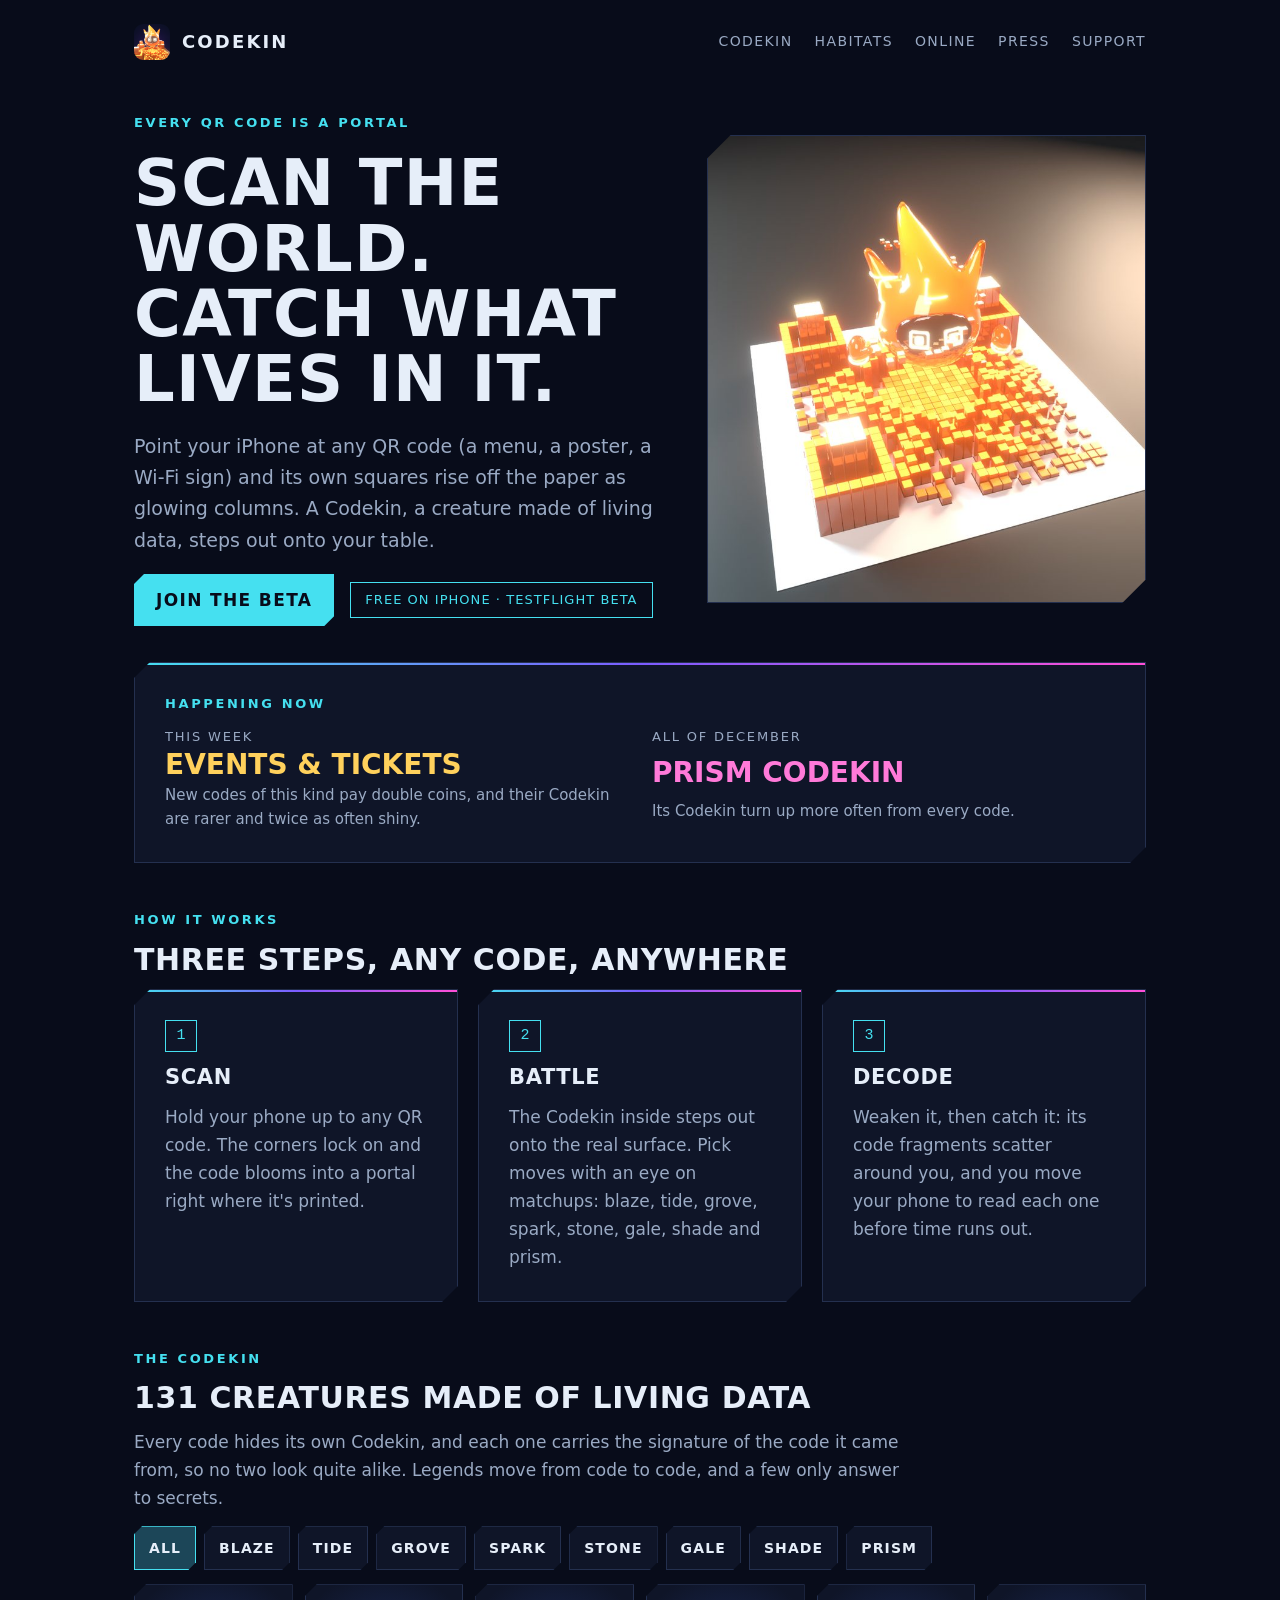
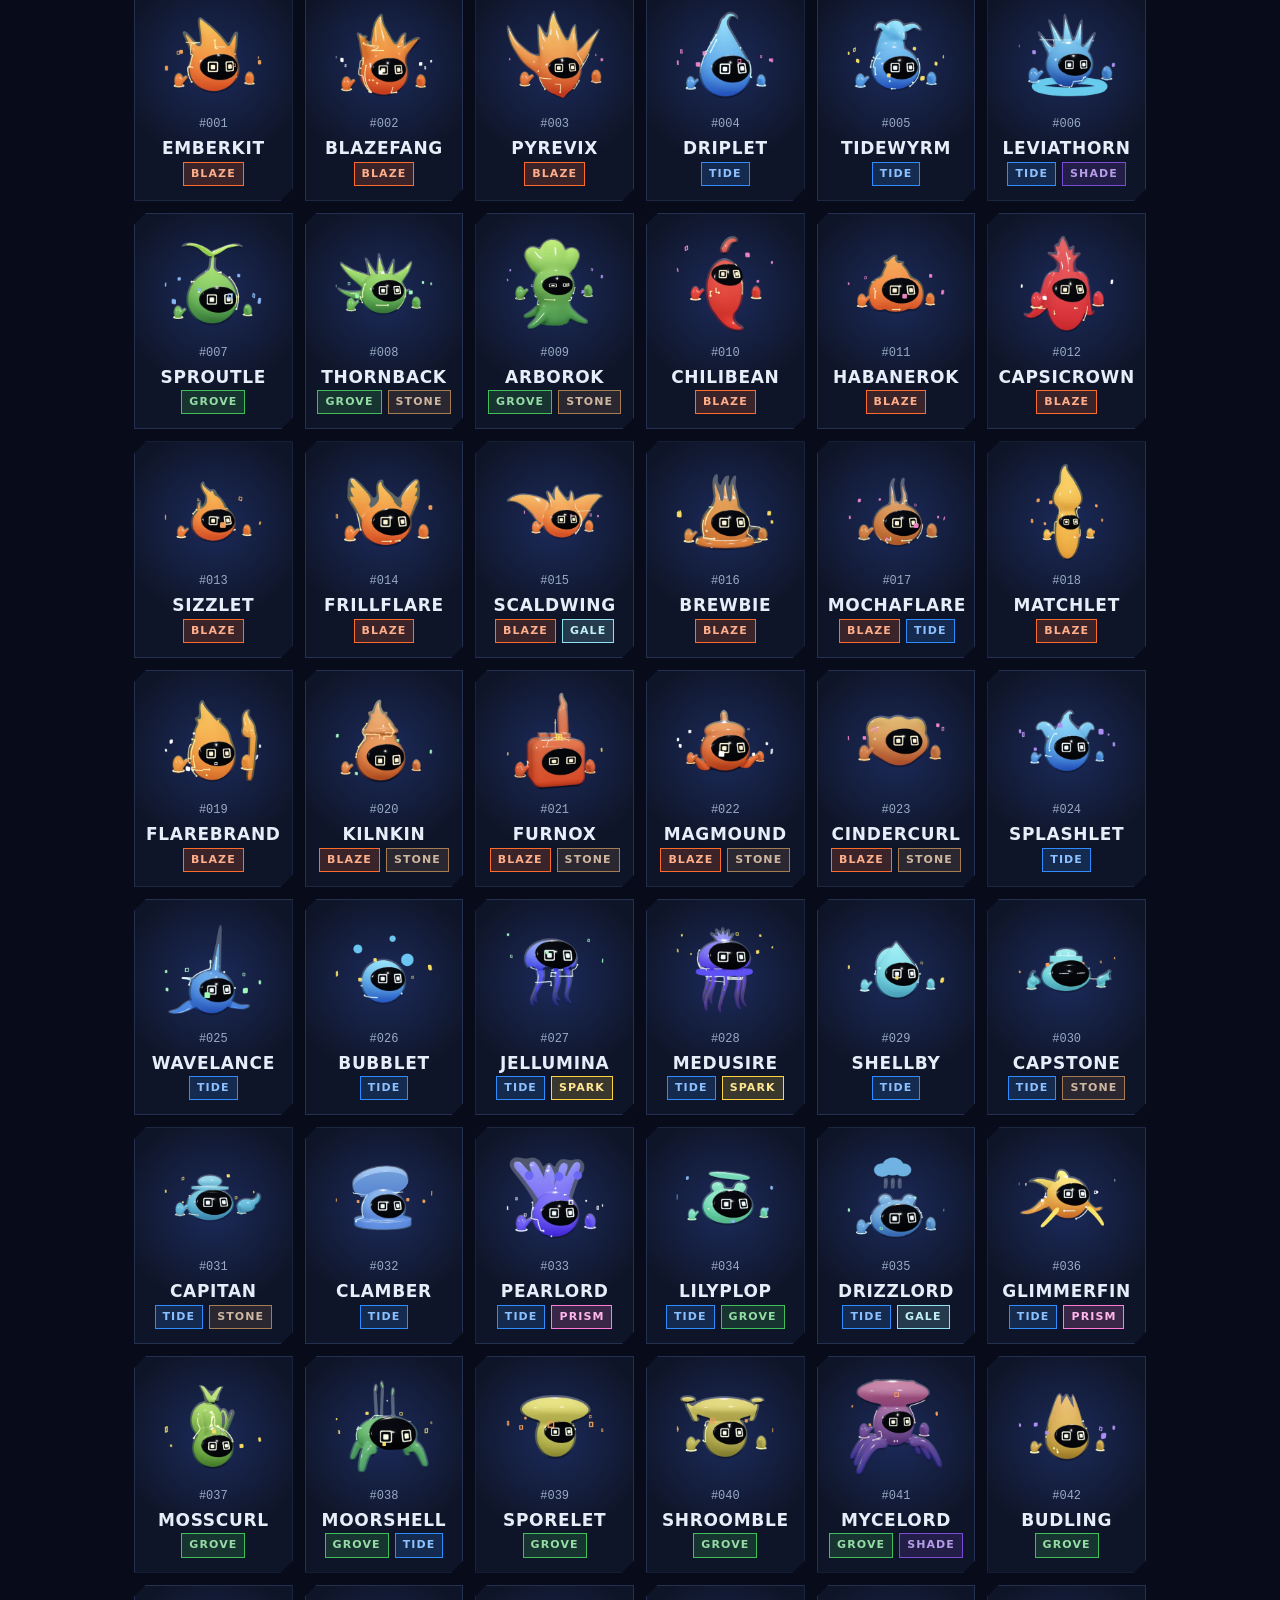
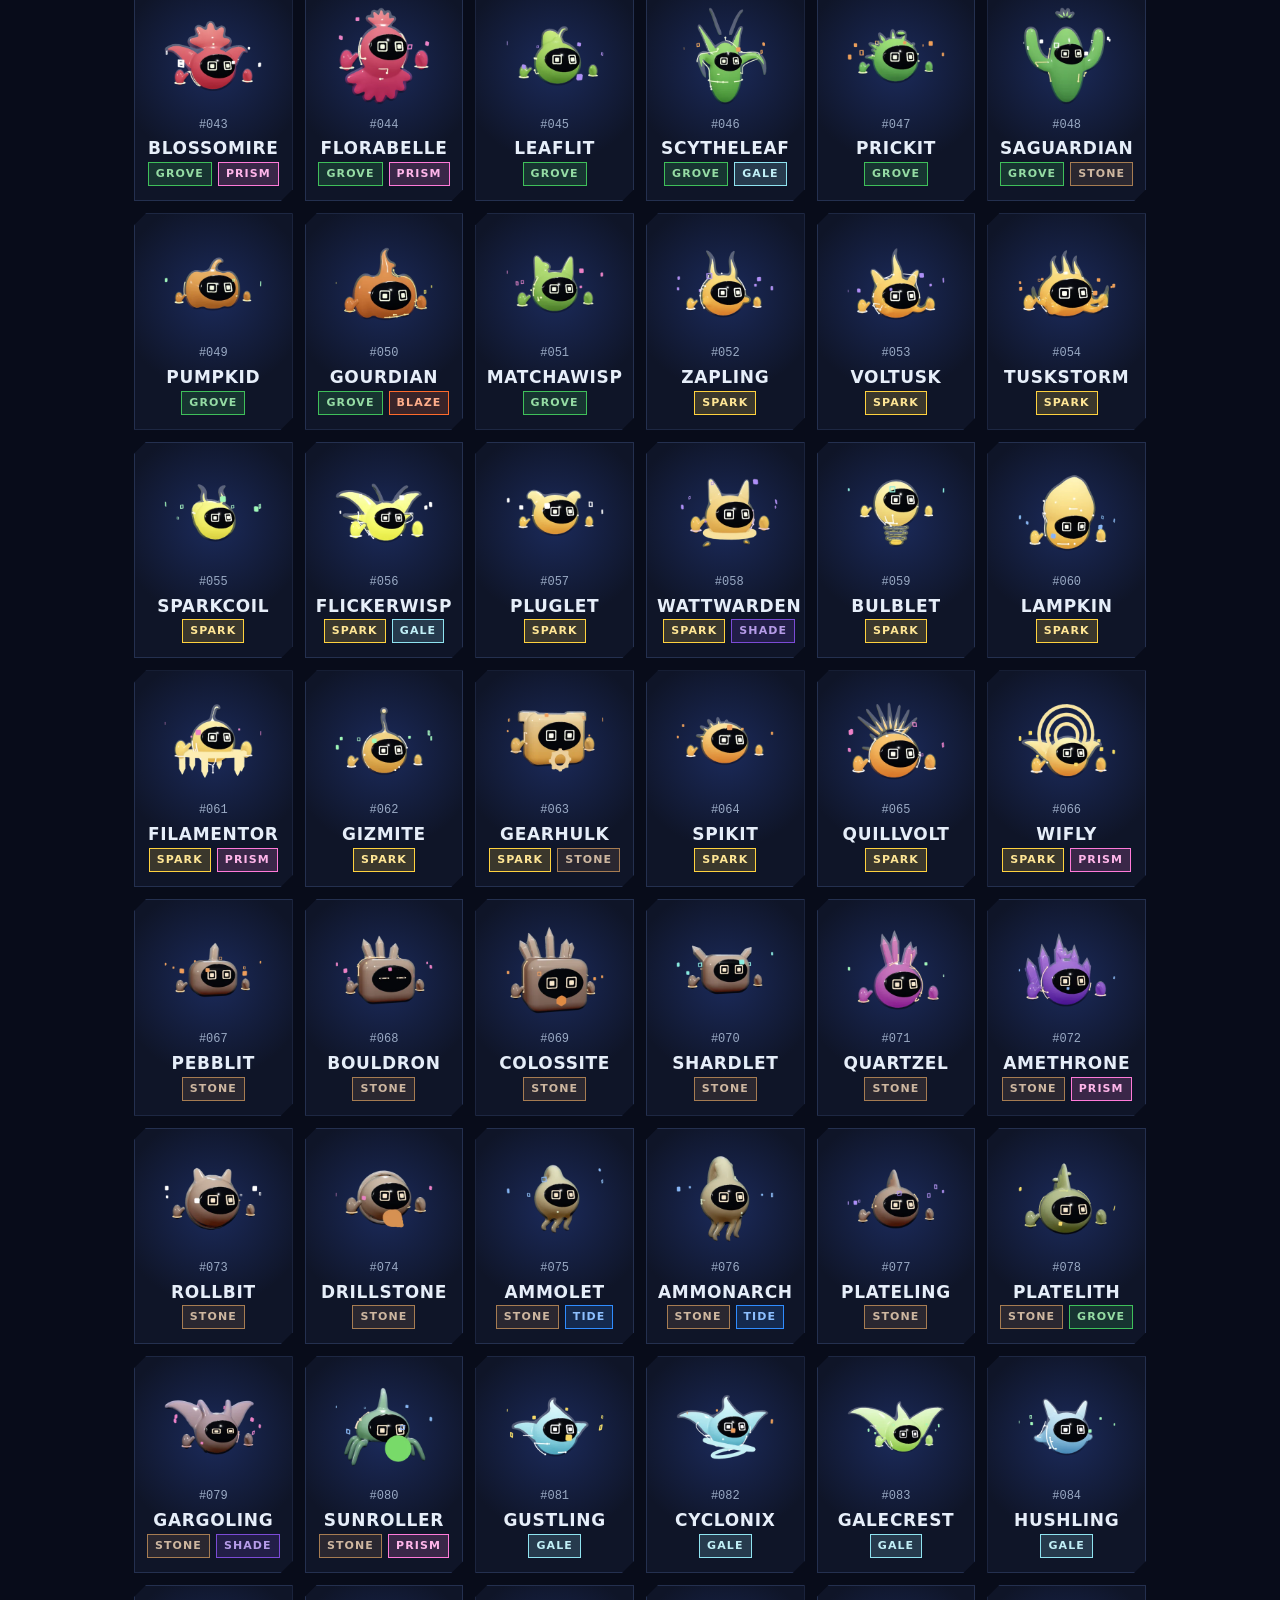
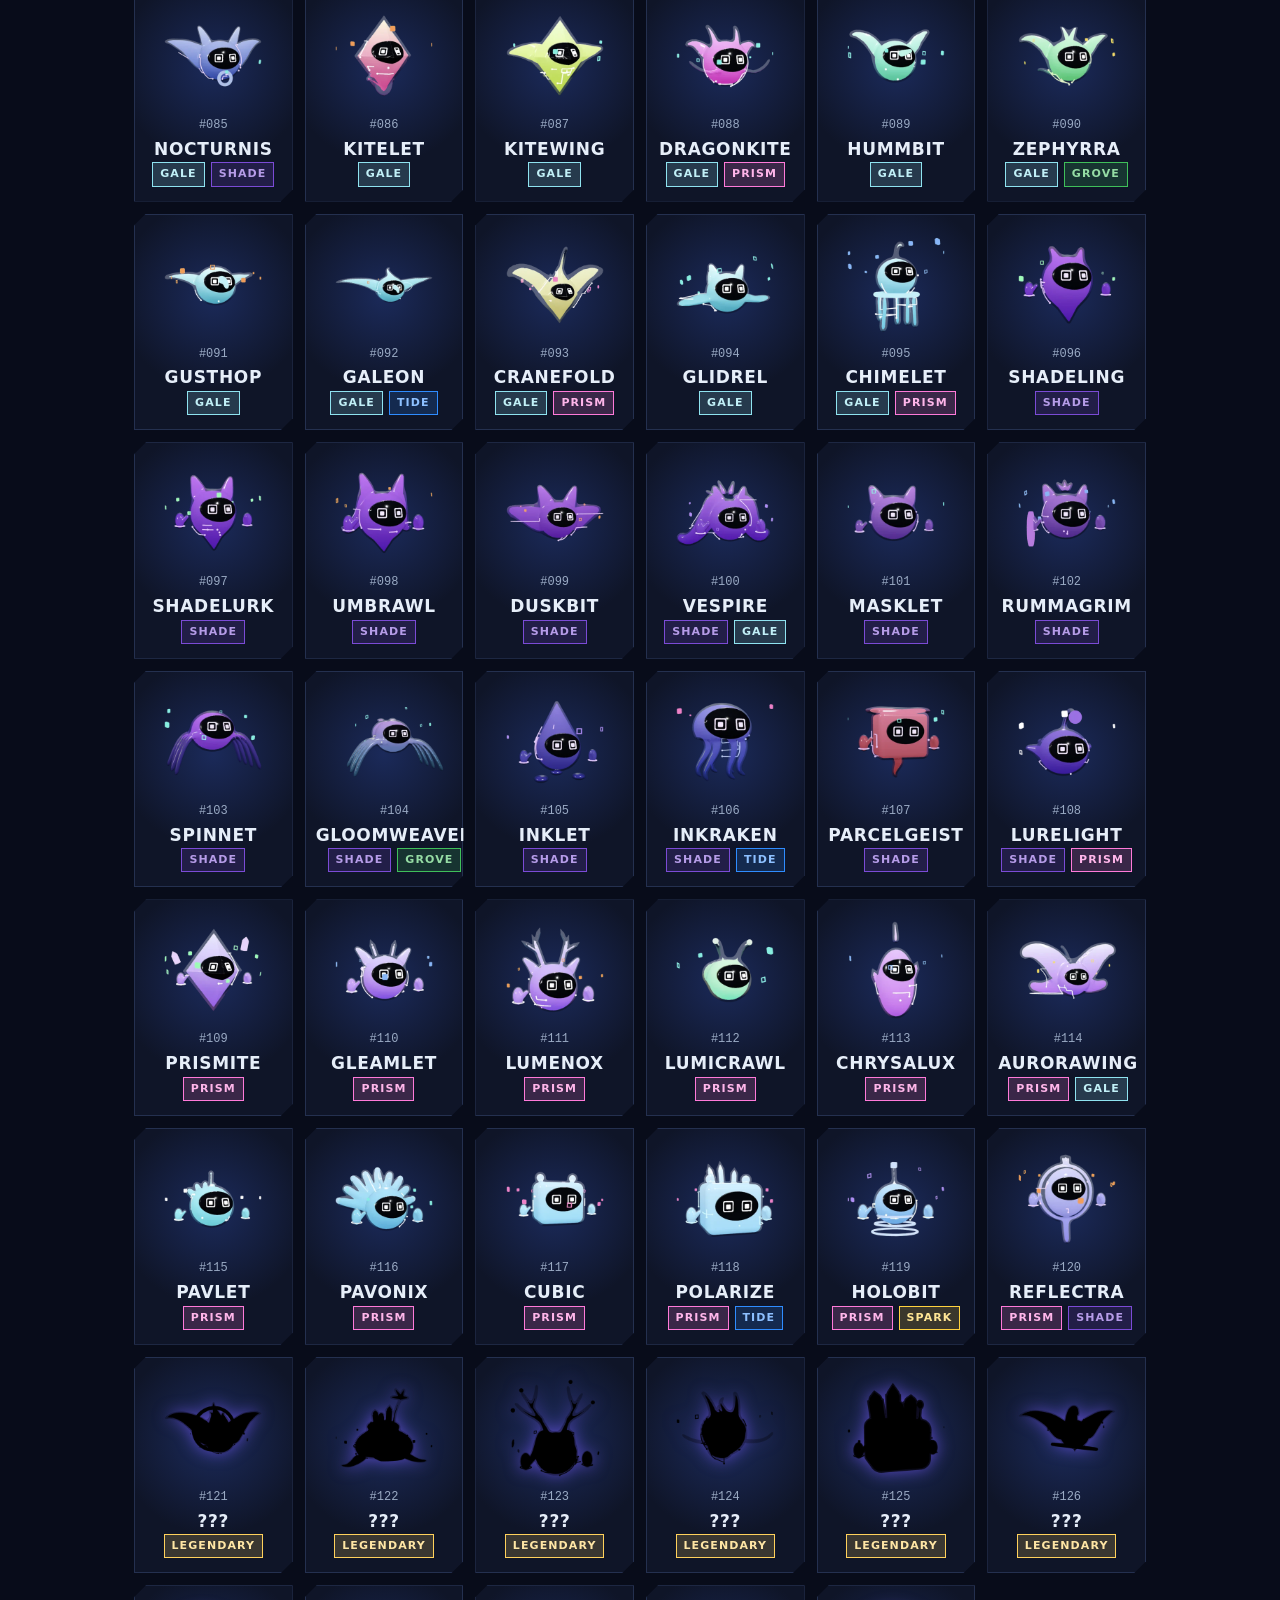
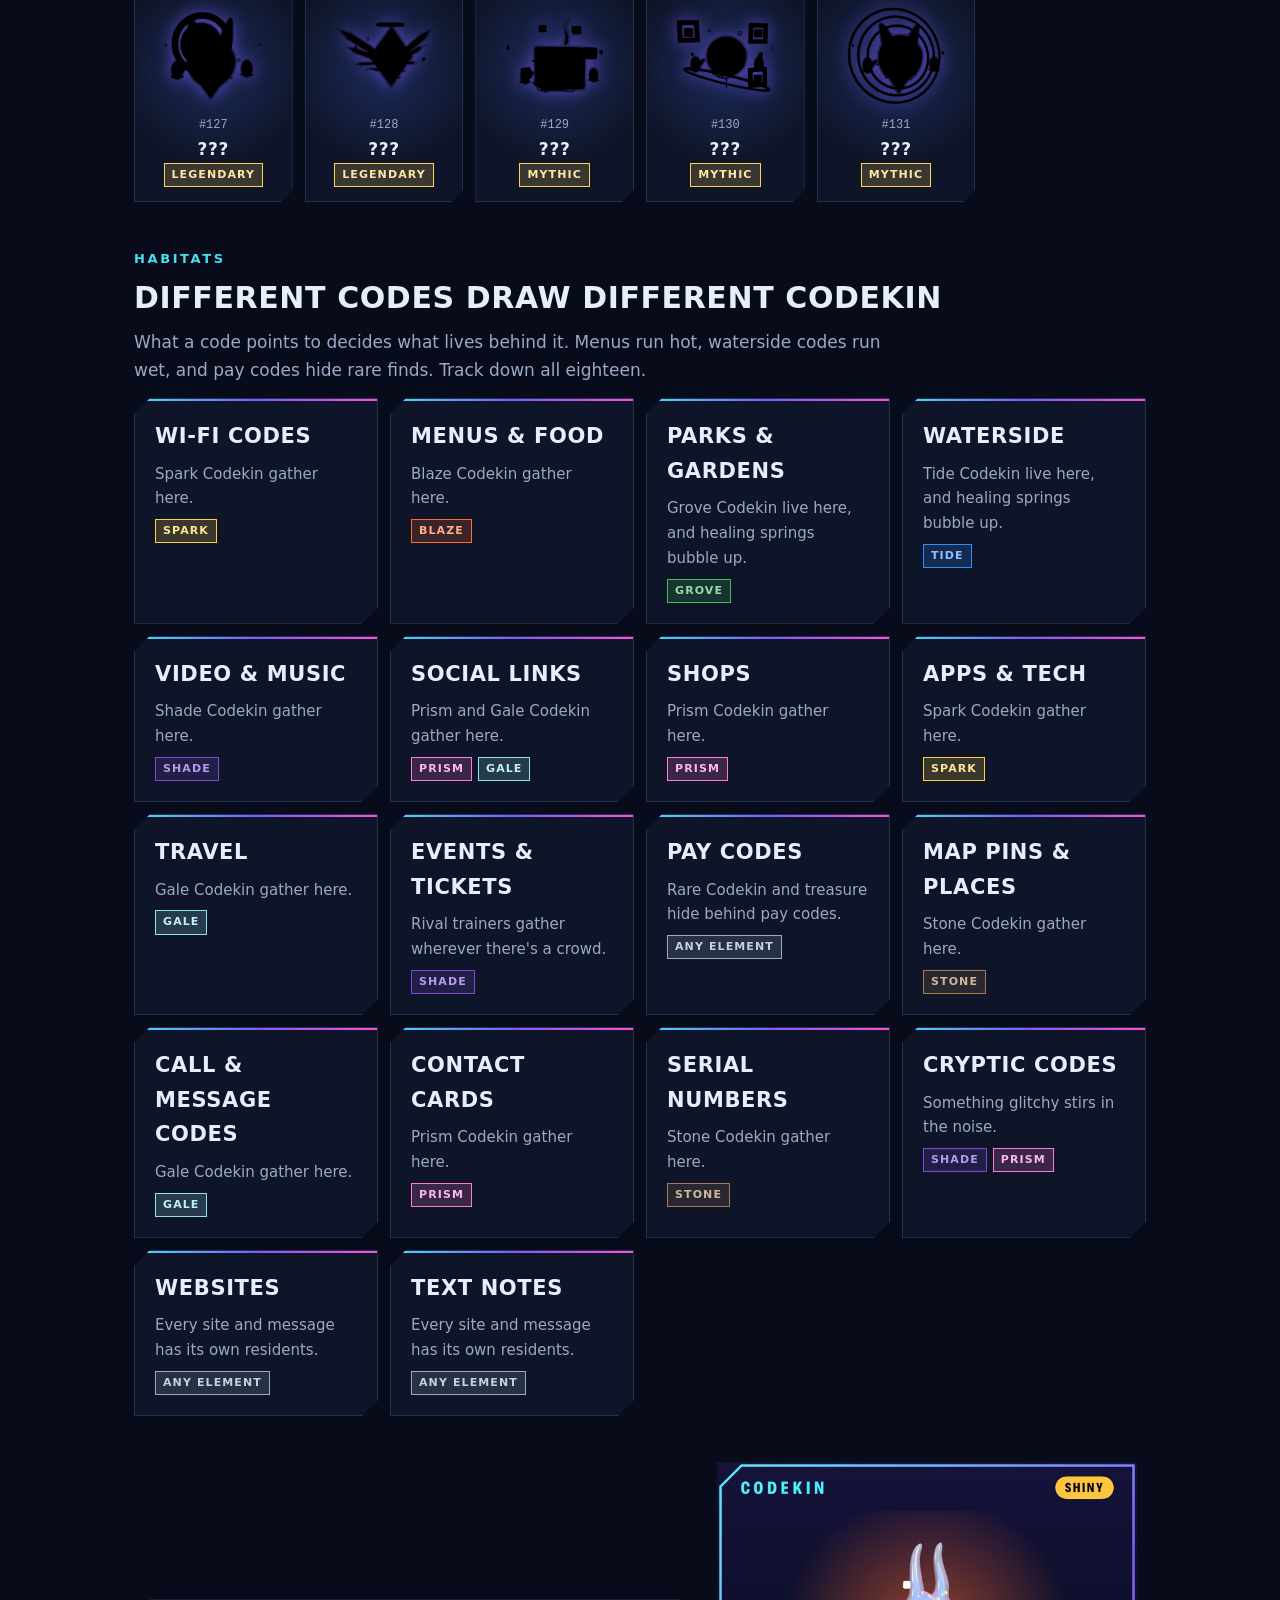
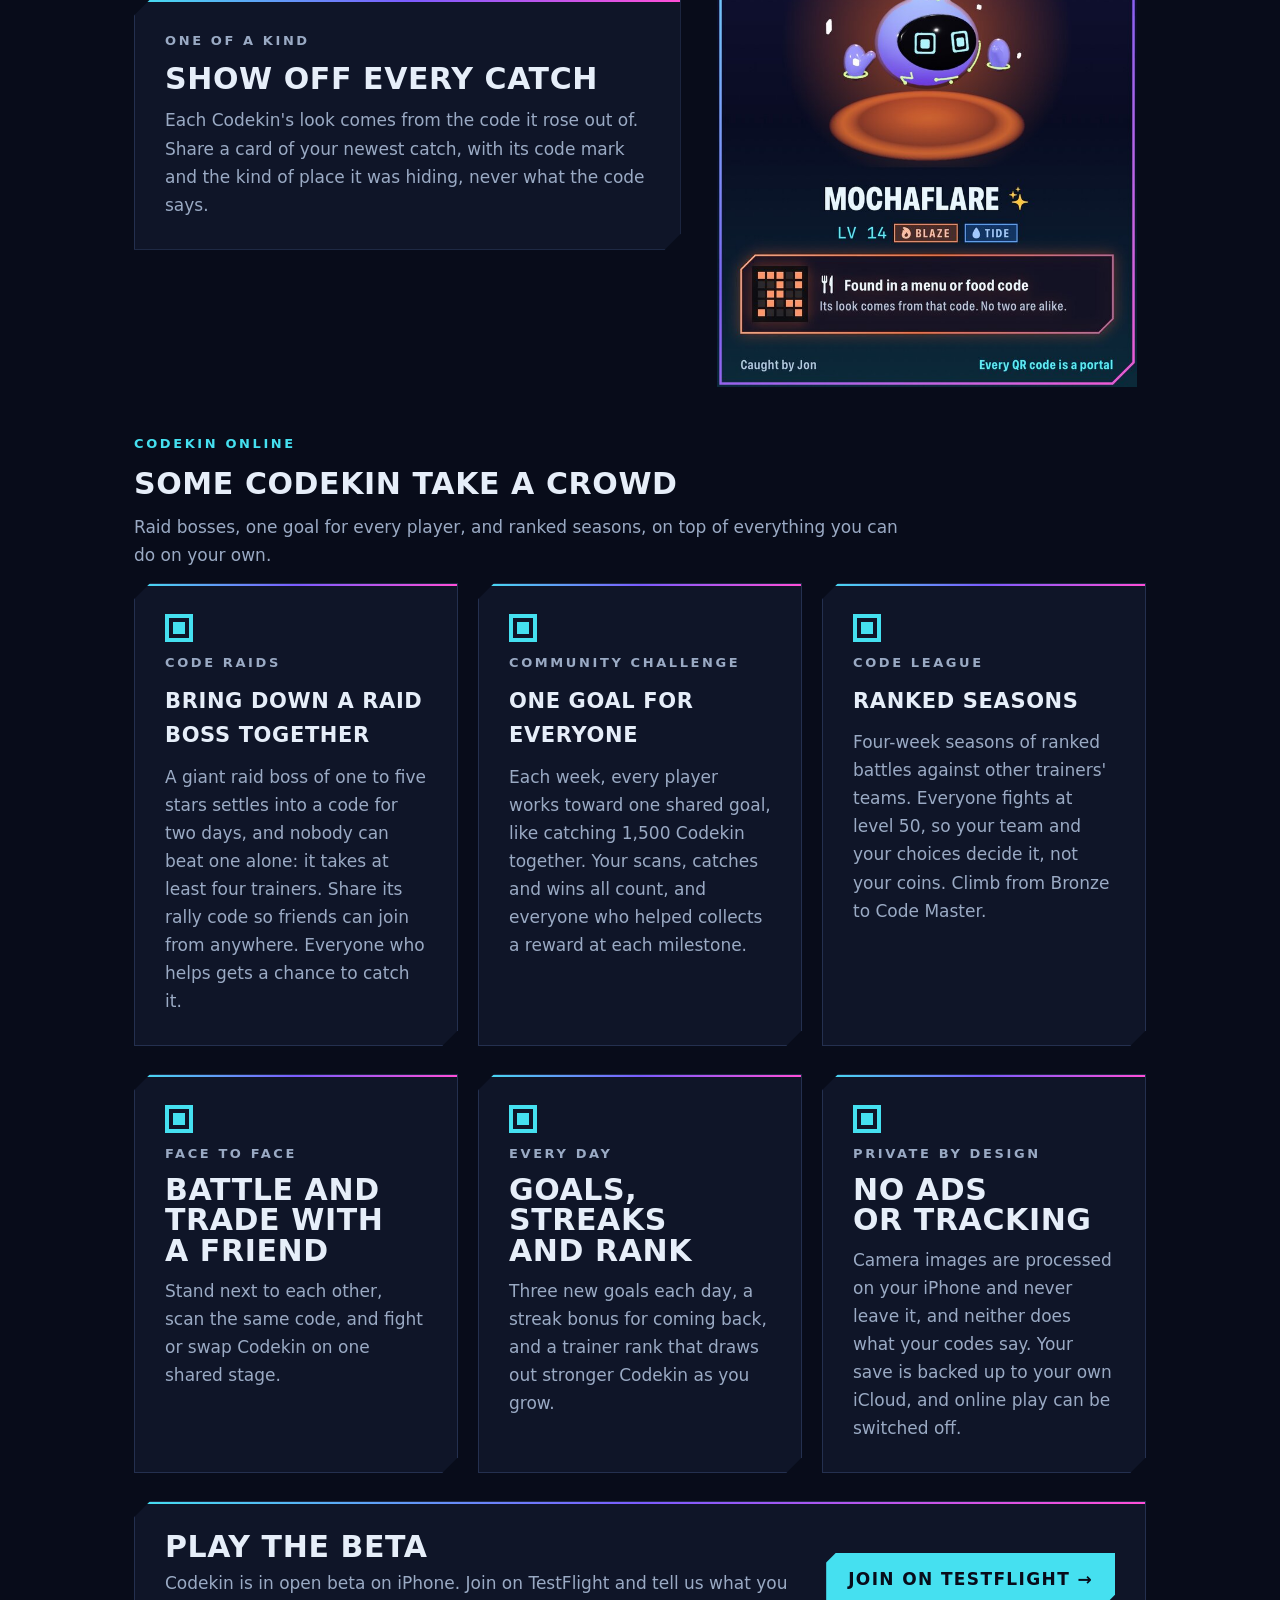
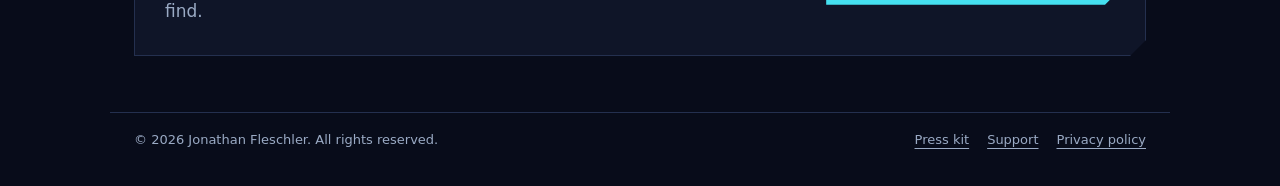
<file: index.html>
<!doctype html>
<html lang="en">
<head>
<meta charset="utf-8">
<meta name="viewport" content="width=device-width, initial-scale=1">
<title>Codekin · Every QR code is a portal</title>
<meta name="description" content="An augmented reality creature battler for iPhone. Scan any QR code, watch it bloom into a portal, then battle and catch the Codekin that lives inside, and team up online to take down raid bosses.">
<meta name="theme-color" content="#080c1a">
<meta property="og:type" content="website">
<meta property="og:site_name" content="Codekin">
<meta property="og:title" content="Codekin · Every QR code is a portal">
<meta property="og:description" content="Scan any QR code. Battle the creature that lives inside. Catch it. An AR creature battler for iPhone.">
<meta property="og:image" content="https://playcodekin.com/assets/og.jpg">
<meta property="og:image:width" content="1200">
<meta property="og:image:height" content="630">
<meta property="og:url" content="https://playcodekin.com/">
<meta name="twitter:card" content="summary_large_image">
<link rel="icon" href="./assets/icon.png">
<link rel="apple-touch-icon" href="./assets/icon.png">
<link rel="stylesheet" href="./style.css">
<script src="./assets/site.js" defer></script>
</head>
<body>
<nav aria-label="Main navigation">
  <a class="brand" href="./"><img src="./assets/icon.png" alt="" width="36" height="36"><span>Codekin</span></a>
  <div class="links"><a href="#codekin">Codekin</a><a href="#habitats">Habitats</a><a href="#online">Online</a><a href="./press/">Press</a><a href="./support/">Support</a></div>
</nav>
<main>
  <section class="hero">
    <div>
      <p class="eyebrow">Every QR code is a portal</p>
      <h1>Scan the world. Catch what lives in it.</h1>
      <p class="lede">Point your iPhone at any QR code (a menu, a poster, a Wi-Fi sign) and its own squares rise off the paper as glowing columns. A Codekin, a creature made of living data, steps out onto your table.</p>
      <div class="actions">
        <a class="button" href="https://testflight.apple.com/join/FkPMTj8T">Join the beta</a>
        <span class="badge">Free on iPhone · TestFlight beta</span>
      </div>
    </div>
    <img src="./assets/hero.jpg" alt="A flame Codekin standing on a QR code whose squares have risen into glowing orange columns" width="720" height="768">
  </section>

  <section class="panel events" aria-labelledby="events-title" hidden>
    <p class="eyebrow" id="events-title">Happening now</p>
    <div class="event-row">
      <div class="event"><span class="event-label">This week</span><strong id="event-week"></strong><span id="event-week-detail"></span></div>
      <div class="event"><span class="event-label" id="event-month-label">This month</span><strong id="event-month"></strong><span>Its Codekin turn up more often from every code.</span></div>
    </div>
  </section>

  <section aria-labelledby="how-title" class="section">
    <p class="eyebrow">How it works</p>
    <h2 id="how-title">Three steps, any code, anywhere</h2>
    <ol class="steps">
      <li class="panel"><span class="step">1</span><h3>Scan</h3><p>Hold your phone up to any QR code. The corners lock on and the code blooms into a portal right where it's printed.</p></li>
      <li class="panel"><span class="step">2</span><h3>Battle</h3><p>The Codekin inside steps out onto the real surface. Pick moves with an eye on matchups: blaze, tide, grove, spark, stone, gale, shade and prism.</p></li>
      <li class="panel"><span class="step">3</span><h3>Decode</h3><p>Weaken it, then catch it: its code fragments scatter around you, and you move your phone to read each one before time runs out.</p></li>
    </ol>
  </section>

  <section id="codekin" aria-labelledby="codekin-title" class="section">
    <p class="eyebrow">The Codekin</p>
    <h2 id="codekin-title"><span id="codekin-count">131</span> creatures made of living data</h2>
    <p class="section-lede">Every code hides its own Codekin, and each one carries the signature of the code it came from, so no two look quite alike. Legends move from code to code, and a few only answer to secrets.</p>
    <div class="filters" role="group" aria-label="Filter by element" id="filters"></div>
    <ul class="gallery" id="gallery" aria-live="polite"></ul>
    <noscript><p class="section-lede">Turn on JavaScript to browse every Codekin.</p></noscript>
  </section>

  <section id="habitats" aria-labelledby="habitats-title" class="section">
    <p class="eyebrow">Habitats</p>
    <h2 id="habitats-title">Different codes draw different Codekin</h2>
    <p class="section-lede">What a code points to decides what lives behind it. Menus run hot, waterside codes run wet, and pay codes hide rare finds. Track down all eighteen.</p>
    <ul class="habitats" id="habitat-list"></ul>
  </section>

  <section class="split section">
    <div class="panel">
      <p class="eyebrow">One of a kind</p>
      <h2>Show off every catch</h2>
      <p>Each Codekin's look comes from the code it rose out of. Share a card of your newest catch, with its code mark and the kind of place it was hiding, never what the code says.</p>
    </div>
    <img src="./assets/share-card.jpg" alt="A share card of a shiny Mochaflare, level 14, found in a menu or food code" width="720" height="900" loading="lazy">
  </section>

  <section id="online" aria-labelledby="online-title" class="section">
    <p class="eyebrow">Codekin online</p>
    <h2 id="online-title">Some Codekin take a crowd</h2>
    <p class="section-lede">Raid bosses, one goal for every player, and ranked seasons, on top of everything you can do on your own.</p>
    <div class="cards">
      <section class="panel">
        <span class="finder" aria-hidden="true"></span>
        <p class="eyebrow">Code raids</p>
        <h3>Bring down a raid boss together</h3>
        <p>A giant raid boss of one to five stars settles into a code for two days, and nobody can beat one alone: it takes at least four trainers. Share its rally code so friends can join from anywhere. Everyone who helps gets a chance to catch it.</p>
      </section>
      <section class="panel">
        <span class="finder" aria-hidden="true"></span>
        <p class="eyebrow">Community challenge</p>
        <h3>One goal for everyone</h3>
        <p>Each week, every player works toward one shared goal, like catching 1,500 Codekin together. Your scans, catches and wins all count, and everyone who helped collects a reward at each milestone.</p>
      </section>
      <section class="panel">
        <span class="finder" aria-hidden="true"></span>
        <p class="eyebrow">Code League</p>
        <h3>Ranked seasons</h3>
        <p>Four-week seasons of ranked battles against other trainers' teams. Everyone fights at level 50, so your team and your choices decide it, not your coins. Climb from Bronze to Code Master.</p>
      </section>
    </div>
  </section>

  <div class="cards">
    <section class="panel">
      <span class="finder" aria-hidden="true"></span>
      <p class="eyebrow">Face to face</p>
      <h2>Battle and trade with a friend</h2>
      <p>Stand next to each other, scan the same code, and fight or swap Codekin on one shared stage.</p>
    </section>
    <section class="panel">
      <span class="finder" aria-hidden="true"></span>
      <p class="eyebrow">Every day</p>
      <h2>Goals, streaks and rank</h2>
      <p>Three new goals each day, a streak bonus for coming back, and a trainer rank that draws out stronger Codekin as you grow.</p>
    </section>
    <section class="panel">
      <span class="finder" aria-hidden="true"></span>
      <p class="eyebrow">Private by design</p>
      <h2>No ads or tracking</h2>
      <p>Camera images are processed on your iPhone and never leave it, and neither does what your codes say. Your save is backed up to your own iCloud, and online play can be switched off.</p>
    </section>
  </div>

  <section class="panel help">
    <div>
      <h2>Play the beta</h2>
      <p>Codekin is in open beta on iPhone. Join on TestFlight and tell us what you find.</p>
    </div>
    <a class="button" href="https://testflight.apple.com/join/FkPMTj8T">Join on TestFlight →</a>
  </section>
</main>

<dialog id="codekin-detail" aria-labelledby="detail-name">
  <form method="dialog"><button class="close" aria-label="Close">×</button></form>
  <img id="detail-image" alt="" width="320" height="320">
  <p class="eyebrow" id="detail-number"></p>
  <h2 id="detail-name"></h2>
  <div class="chips" id="detail-elements"></div>
  <p id="detail-flavor"></p>
  <p id="detail-evolution" class="muted"></p>
  <div id="detail-more"></div>
</dialog>

<footer>
  <span>© 2026 Jonathan Fleschler. All rights reserved.</span>
  <span><a href="./press/">Press kit</a><a href="./support/">Support</a><a href="./privacy/">Privacy policy</a></span>
</footer>
</body>
</html>
</file>
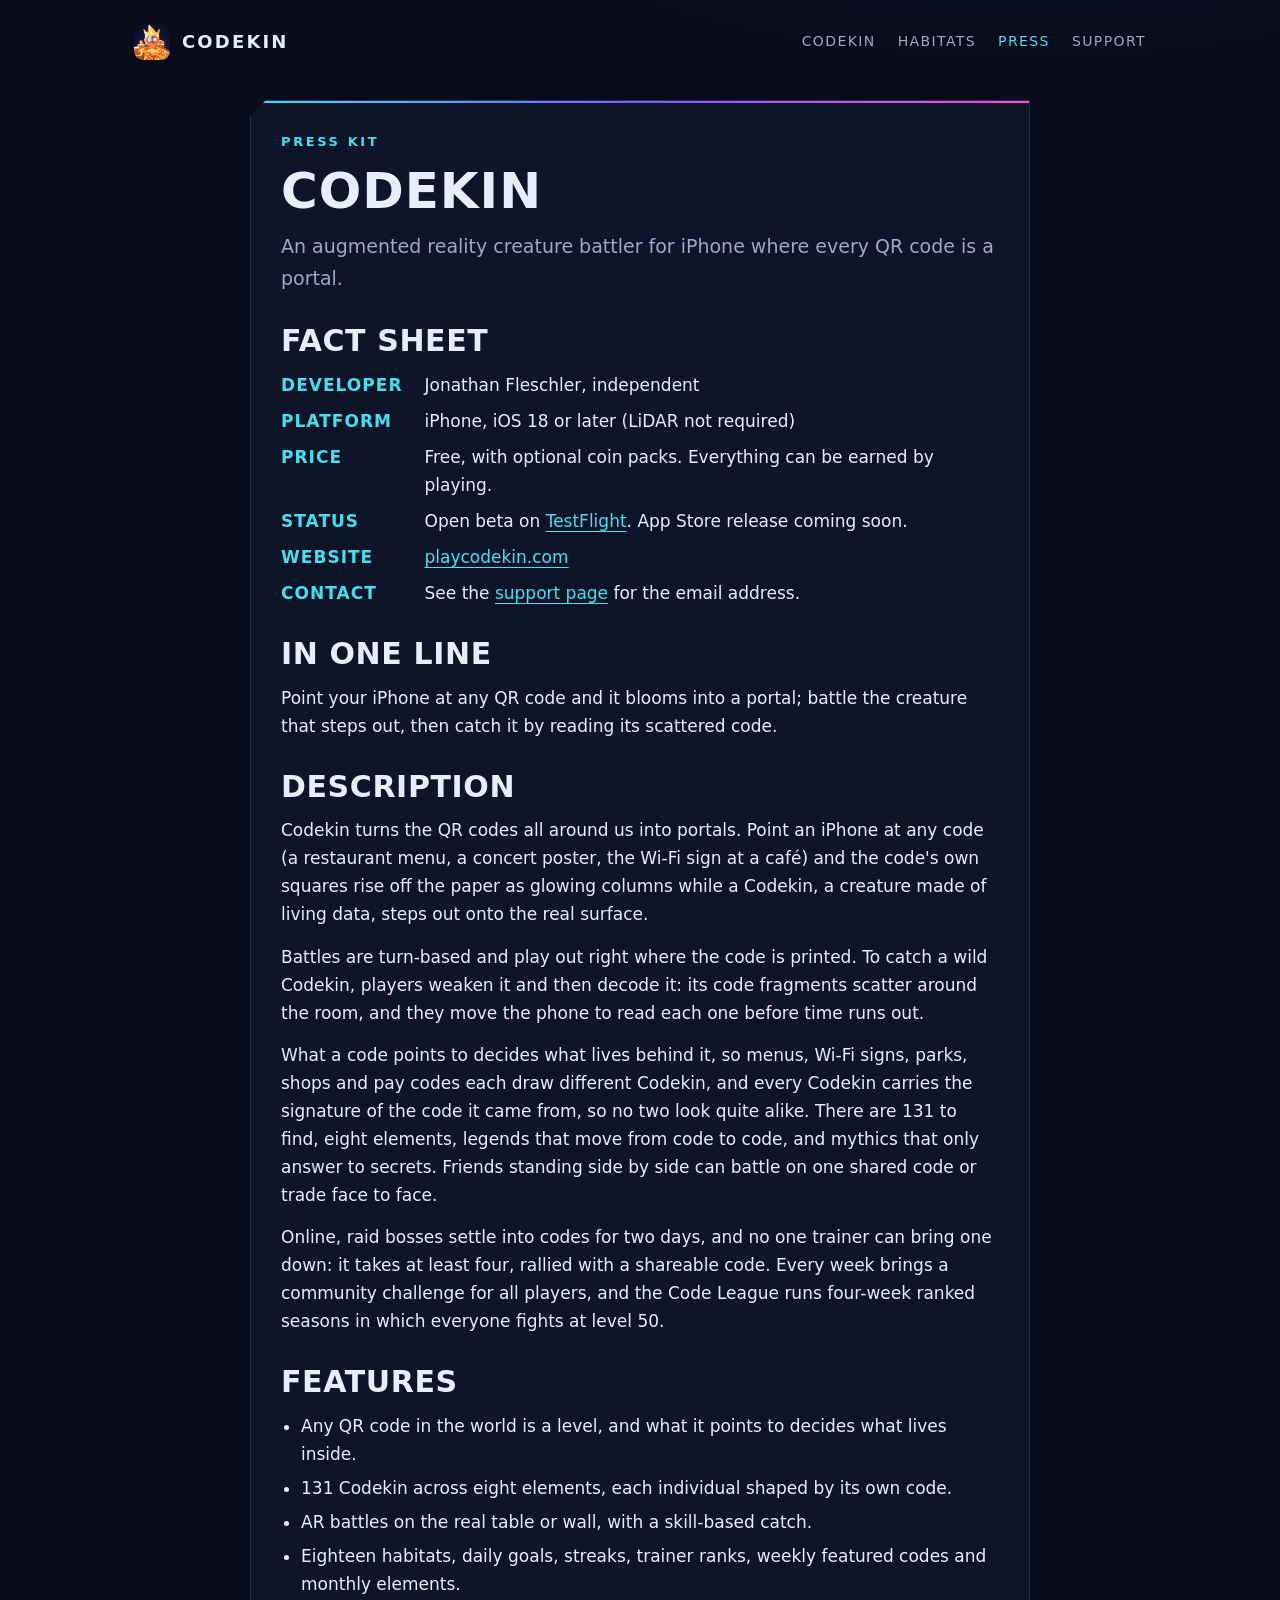
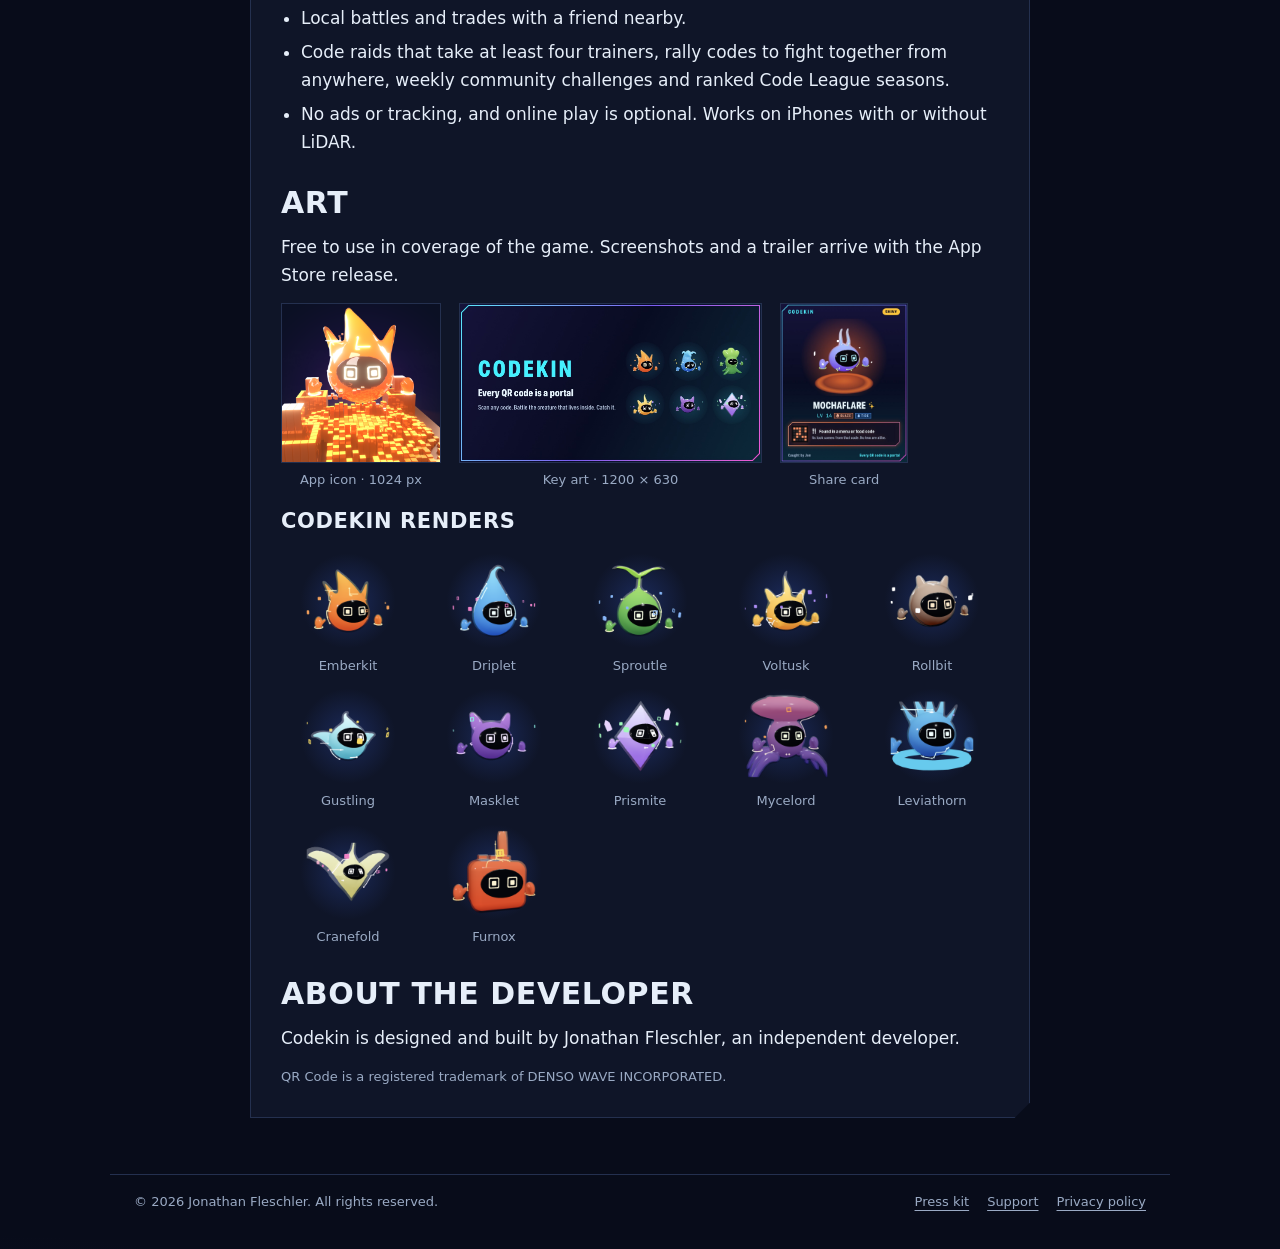
<file: press/index.html>
<!doctype html>
<html lang="en">
<head>
<meta charset="utf-8">
<meta name="viewport" content="width=device-width, initial-scale=1">
<title>Codekin Press Kit</title>
<meta name="description" content="Facts, descriptions, art and contact details for writing about Codekin, the AR creature battler where every QR code is a portal.">
<meta name="theme-color" content="#080c1a">
<meta property="og:title" content="Codekin Press Kit">
<meta property="og:description" content="Facts, descriptions, art and contact details for writing about Codekin.">
<meta property="og:image" content="https://playcodekin.com/assets/og.jpg">
<meta name="twitter:card" content="summary_large_image">
<link rel="icon" href="../assets/icon.png">
<link rel="stylesheet" href="../style.css">
</head>
<body>
<nav aria-label="Main navigation">
  <a class="brand" href="../"><img src="../assets/icon.png" alt="" width="36" height="36"><span>Codekin</span></a>
  <div class="links"><a href="../#codekin">Codekin</a><a href="../#habitats">Habitats</a><a href="../press/" aria-current="page">Press</a><a href="../support/">Support</a></div>
</nav>
<main>
  <article class="panel document press">
    <p class="eyebrow">Press kit</p>
    <h1>Codekin</h1>
    <p class="lede">An augmented reality creature battler for iPhone where every QR code is a portal.</p>

    <h2>Fact sheet</h2>
    <dl class="facts">
      <dt>Developer</dt><dd>Jonathan Fleschler, independent</dd>
      <dt>Platform</dt><dd>iPhone, iOS 18 or later (LiDAR not required)</dd>
      <dt>Price</dt><dd>Free, with optional coin packs. Everything can be earned by playing.</dd>
      <dt>Status</dt><dd>Open beta on <a href="https://testflight.apple.com/join/FkPMTj8T">TestFlight</a>. App Store release coming soon.</dd>
      <dt>Website</dt><dd><a href="https://playcodekin.com/">playcodekin.com</a></dd>
      <dt>Contact</dt><dd>See the <a href="../support/">support page</a> for the email address.</dd>
    </dl>

    <h2>In one line</h2>
    <p>Point your iPhone at any QR code and it blooms into a portal; battle the creature that steps out, then catch it by reading its scattered code.</p>

    <h2>Description</h2>
    <p>Codekin turns the QR codes all around us into portals. Point an iPhone at any code (a restaurant menu, a concert poster, the Wi-Fi sign at a café) and the code's own squares rise off the paper as glowing columns while a Codekin, a creature made of living data, steps out onto the real surface.</p>
    <p>Battles are turn-based and play out right where the code is printed. To catch a wild Codekin, players weaken it and then decode it: its code fragments scatter around the room, and they move the phone to read each one before time runs out.</p>
    <p>What a code points to decides what lives behind it, so menus, Wi-Fi signs, parks, shops and pay codes each draw different Codekin, and every Codekin carries the signature of the code it came from, so no two look quite alike. There are 131 to find, eight elements, legends that move from code to code, and mythics that only answer to secrets. Friends standing side by side can battle on one shared code or trade face to face.</p>
    <p>Online, raid bosses settle into codes for two days, and no one trainer can bring one down: it takes at least four, rallied with a shareable code. Every week brings a community challenge for all players, and the Code League runs four-week ranked seasons in which everyone fights at level 50.</p>

    <h2>Features</h2>
    <ul class="features">
      <li>Any QR code in the world is a level, and what it points to decides what lives inside.</li>
      <li>131 Codekin across eight elements, each individual shaped by its own code.</li>
      <li>AR battles on the real table or wall, with a skill-based catch.</li>
      <li>Eighteen habitats, daily goals, streaks, trainer ranks, weekly featured codes and monthly elements.</li>
      <li>Local battles and trades with a friend nearby.</li>
      <li>Code raids that take at least four trainers, rally codes to fight together from anywhere, weekly community challenges and ranked Code League seasons.</li>
      <li>No ads or tracking, and online play is optional. Works on iPhones with or without LiDAR.</li>
    </ul>

    <h2>Art</h2>
    <p>Free to use in coverage of the game. Screenshots and a trailer arrive with the App Store release.</p>
    <div class="press-art">
      <a href="../assets/press/codekin-icon-1024.png" download><img src="../assets/press/codekin-icon-1024.png" alt="The Codekin app icon" width="160" height="160" loading="lazy"><span>App icon · 1024 px</span></a>
      <a href="../assets/og.jpg" download><img src="../assets/og.jpg" alt="Codekin key art: the name and six Codekin" width="300" height="158" loading="lazy"><span>Key art · 1200 × 630</span></a>
      <a href="../assets/share-card.jpg" download><img src="../assets/share-card.jpg" alt="An in-game share card of a shiny Mochaflare" width="160" height="200" loading="lazy"><span>Share card</span></a>
    </div>
    <h3>Codekin renders</h3>
    <ul class="press-renders">
      <li><a href="../assets/press/codekin/emberkit.png" download><img src="../assets/press/codekin/emberkit.png" alt="Emberkit" width="120" height="120" loading="lazy">Emberkit</a></li>
      <li><a href="../assets/press/codekin/driplet.png" download><img src="../assets/press/codekin/driplet.png" alt="Driplet" width="120" height="120" loading="lazy">Driplet</a></li>
      <li><a href="../assets/press/codekin/sproutle.png" download><img src="../assets/press/codekin/sproutle.png" alt="Sproutle" width="120" height="120" loading="lazy">Sproutle</a></li>
      <li><a href="../assets/press/codekin/voltusk.png" download><img src="../assets/press/codekin/voltusk.png" alt="Voltusk" width="120" height="120" loading="lazy">Voltusk</a></li>
      <li><a href="../assets/press/codekin/rollbit.png" download><img src="../assets/press/codekin/rollbit.png" alt="Rollbit" width="120" height="120" loading="lazy">Rollbit</a></li>
      <li><a href="../assets/press/codekin/gustling.png" download><img src="../assets/press/codekin/gustling.png" alt="Gustling" width="120" height="120" loading="lazy">Gustling</a></li>
      <li><a href="../assets/press/codekin/masklet.png" download><img src="../assets/press/codekin/masklet.png" alt="Masklet" width="120" height="120" loading="lazy">Masklet</a></li>
      <li><a href="../assets/press/codekin/prismite.png" download><img src="../assets/press/codekin/prismite.png" alt="Prismite" width="120" height="120" loading="lazy">Prismite</a></li>
      <li><a href="../assets/press/codekin/mycelord.png" download><img src="../assets/press/codekin/mycelord.png" alt="Mycelord" width="120" height="120" loading="lazy">Mycelord</a></li>
      <li><a href="../assets/press/codekin/leviathorn.png" download><img src="../assets/press/codekin/leviathorn.png" alt="Leviathorn" width="120" height="120" loading="lazy">Leviathorn</a></li>
      <li><a href="../assets/press/codekin/cranefold.png" download><img src="../assets/press/codekin/cranefold.png" alt="Cranefold" width="120" height="120" loading="lazy">Cranefold</a></li>
      <li><a href="../assets/press/codekin/furnox.png" download><img src="../assets/press/codekin/furnox.png" alt="Furnox" width="120" height="120" loading="lazy">Furnox</a></li>
    </ul>

    <h2>About the developer</h2>
    <p>Codekin is designed and built by Jonathan Fleschler, an independent developer.</p>
    <p class="muted small">QR Code is a registered trademark of DENSO WAVE INCORPORATED.</p>
  </article>
</main>
<footer>
  <span>© 2026 Jonathan Fleschler. All rights reserved.</span>
  <span><a href="../press/">Press kit</a><a href="../support/">Support</a><a href="../privacy/">Privacy policy</a></span>
</footer>
</body>
</html>
</file>
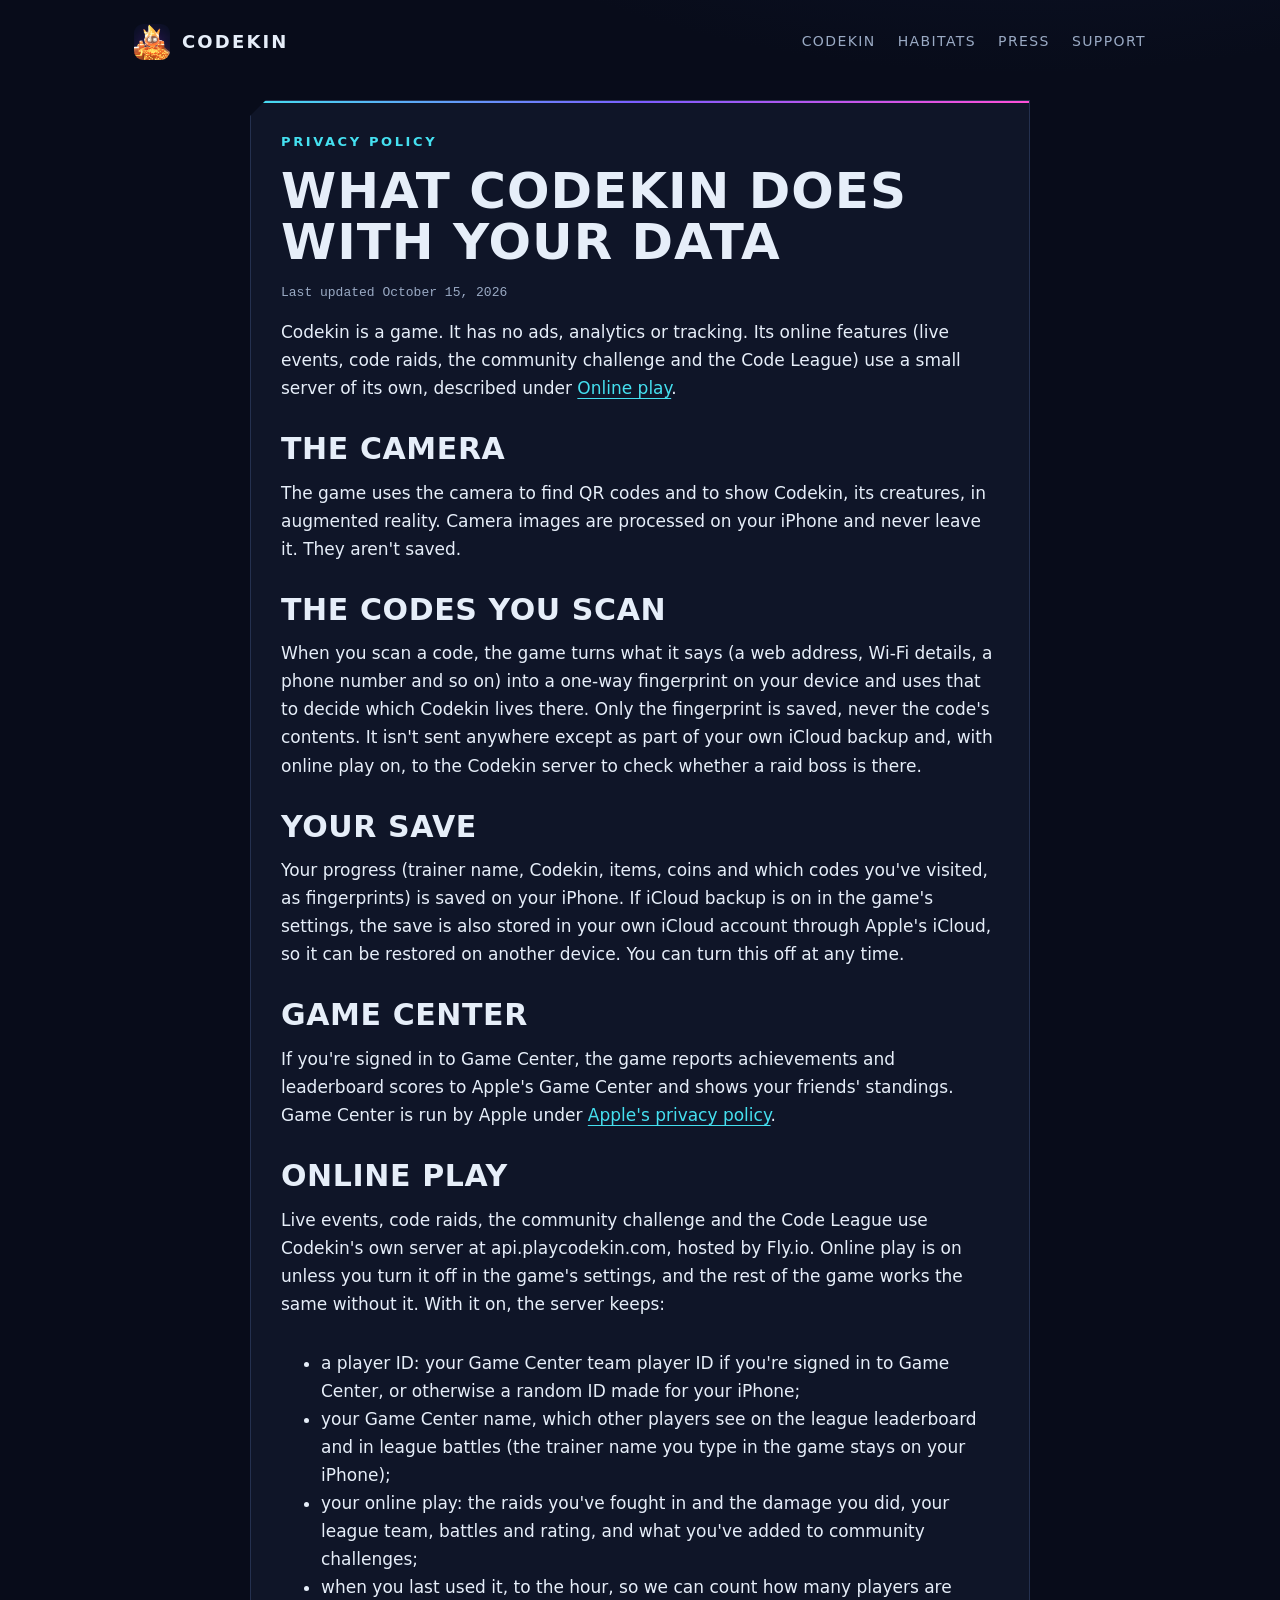
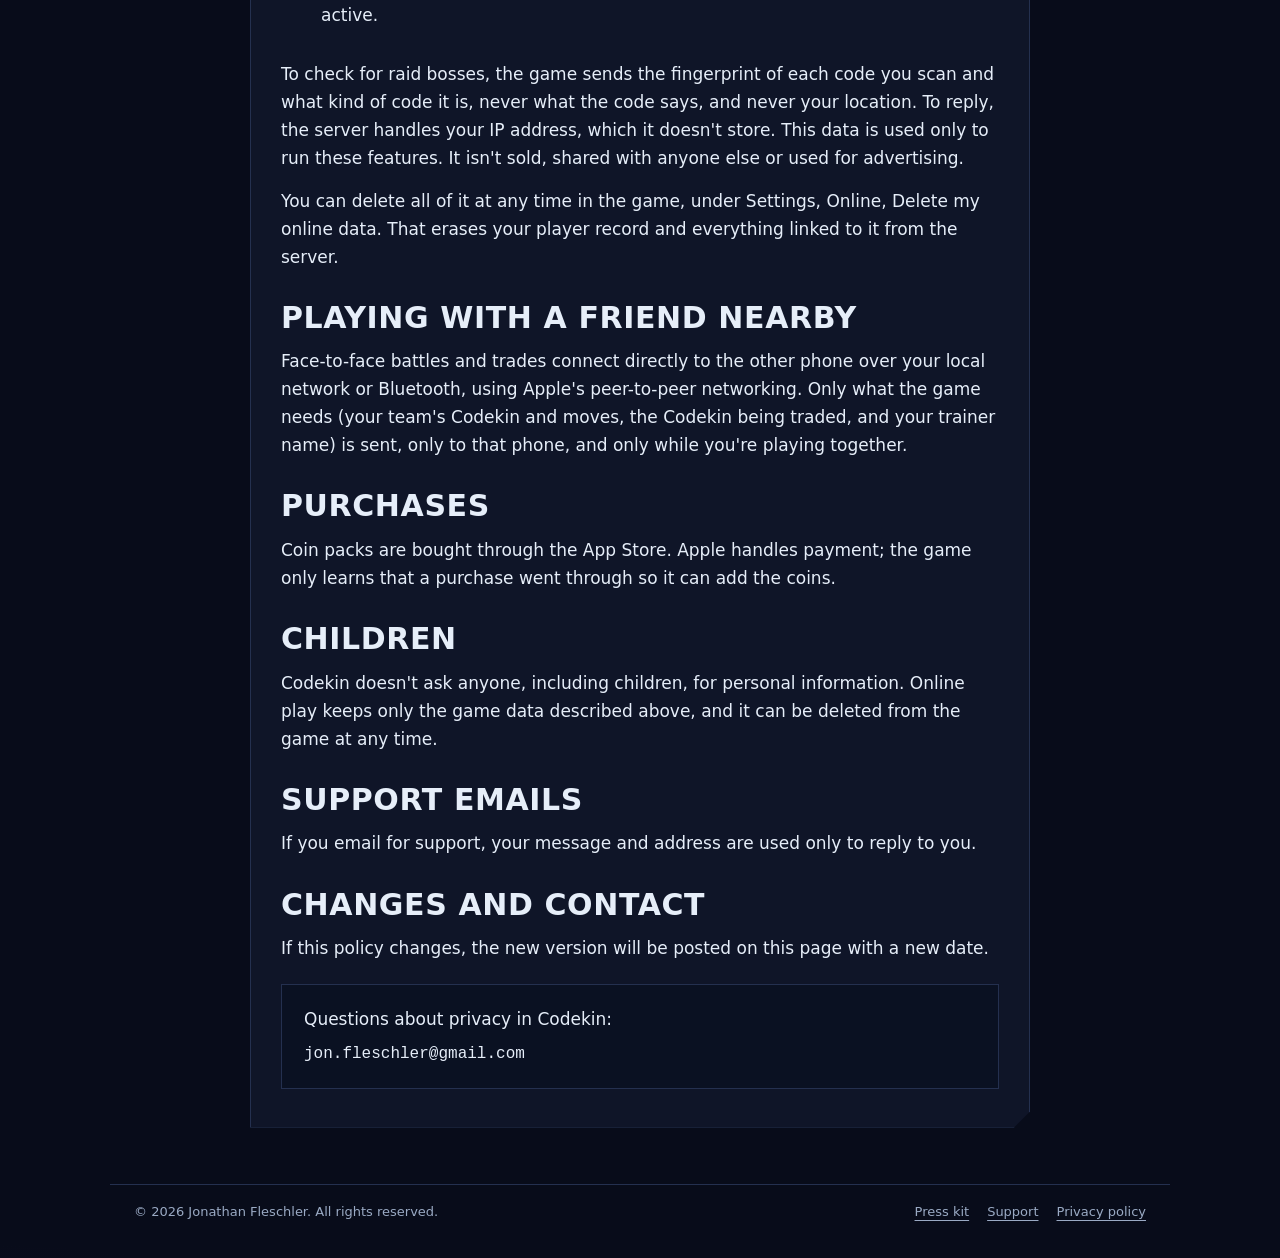
<file: privacy/index.html>
<!doctype html>
<html lang="en">
<head>
<meta charset="utf-8">
<meta name="viewport" content="width=device-width, initial-scale=1">
<title>Codekin Privacy Policy</title>
<meta name="description" content="How Codekin handles the camera, the codes you scan, your save, Game Center, nearby play and purchases.">
<meta name="theme-color" content="#080c1a">
<link rel="icon" href="../assets/icon.png">
<link rel="stylesheet" href="../style.css">
</head>
<body>
<nav aria-label="Main navigation">
  <a class="brand" href="../"><img src="../assets/icon.png" alt="" width="36" height="36"><span>Codekin</span></a>
  <div class="links"><a href="../#codekin">Codekin</a><a href="../#habitats">Habitats</a><a href="../press/">Press</a><a href="../support/">Support</a></div>
</nav>
<main>
  <article class="panel document">
    <p class="eyebrow">Privacy policy</p>
    <h1>What Codekin does with your data</h1>
    <p class="updated">Last updated October 15, 2026</p>
    <p>Codekin is a game. It has no ads, analytics or tracking. Its online features (live events, code raids, the community challenge and the Code League) use a small server of its own, described under <a href="#online">Online play</a>.</p>

    <h2>The camera</h2>
    <p>The game uses the camera to find QR codes and to show Codekin, its creatures, in augmented reality. Camera images are processed on your iPhone and never leave it. They aren't saved.</p>

    <h2>The codes you scan</h2>
    <p>When you scan a code, the game turns what it says (a web address, Wi-Fi details, a phone number and so on) into a one-way fingerprint on your device and uses that to decide which Codekin lives there. Only the fingerprint is saved, never the code's contents. It isn't sent anywhere except as part of your own iCloud backup and, with online play on, to the Codekin server to check whether a raid boss is there.</p>

    <h2>Your save</h2>
    <p>Your progress (trainer name, Codekin, items, coins and which codes you've visited, as fingerprints) is saved on your iPhone. If iCloud backup is on in the game's settings, the save is also stored in your own iCloud account through Apple's iCloud, so it can be restored on another device. You can turn this off at any time.</p>

    <h2>Game Center</h2>
    <p>If you're signed in to Game Center, the game reports achievements and leaderboard scores to Apple's Game Center and shows your friends' standings. Game Center is run by Apple under <a href="https://www.apple.com/legal/privacy/">Apple's privacy policy</a>.</p>

    <h2 id="online">Online play</h2>
    <p>Live events, code raids, the community challenge and the Code League use Codekin's own server at api.playcodekin.com, hosted by Fly.io. Online play is on unless you turn it off in the game's settings, and the rest of the game works the same without it. With it on, the server keeps:</p>
    <ul>
      <li>a player ID: your Game Center team player ID if you're signed in to Game Center, or otherwise a random ID made for your iPhone;</li>
      <li>your Game Center name, which other players see on the league leaderboard and in league battles (the trainer name you type in the game stays on your iPhone);</li>
      <li>your online play: the raids you've fought in and the damage you did, your league team, battles and rating, and what you've added to community challenges;</li>
      <li>when you last used it, to the hour, so we can count how many players are active.</li>
    </ul>
    <p>To check for raid bosses, the game sends the fingerprint of each code you scan and what kind of code it is, never what the code says, and never your location. To reply, the server handles your IP address, which it doesn't store. This data is used only to run these features. It isn't sold, shared with anyone else or used for advertising.</p>
    <p>You can delete all of it at any time in the game, under Settings, Online, Delete my online data. That erases your player record and everything linked to it from the server.</p>

    <h2>Playing with a friend nearby</h2>
    <p>Face-to-face battles and trades connect directly to the other phone over your local network or Bluetooth, using Apple's peer-to-peer networking. Only what the game needs (your team's Codekin and moves, the Codekin being traded, and your trainer name) is sent, only to that phone, and only while you're playing together.</p>

    <h2>Purchases</h2>
    <p>Coin packs are bought through the App Store. Apple handles payment; the game only learns that a purchase went through so it can add the coins.</p>

    <h2>Children</h2>
    <p>Codekin doesn't ask anyone, including children, for personal information. Online play keeps only the game data described above, and it can be deleted from the game at any time.</p>

    <h2>Support emails</h2>
    <p>If you email for support, your message and address are used only to reply to you.</p>

    <h2>Changes and contact</h2>
    <p>If this policy changes, the new version will be posted on this page with a new date.</p>
    <div class="contact">
      <p>Questions about privacy in Codekin:</p>
      <p class="address">jon.fleschler@gmail.com</p>
    </div>
  </article>
</main>
<footer>
  <span>© 2026 Jonathan Fleschler. All rights reserved.</span>
  <span><a href="../press/">Press kit</a><a href="../support/">Support</a><a href="../privacy/">Privacy policy</a></span>
</footer>
</body>
</html>
</file>
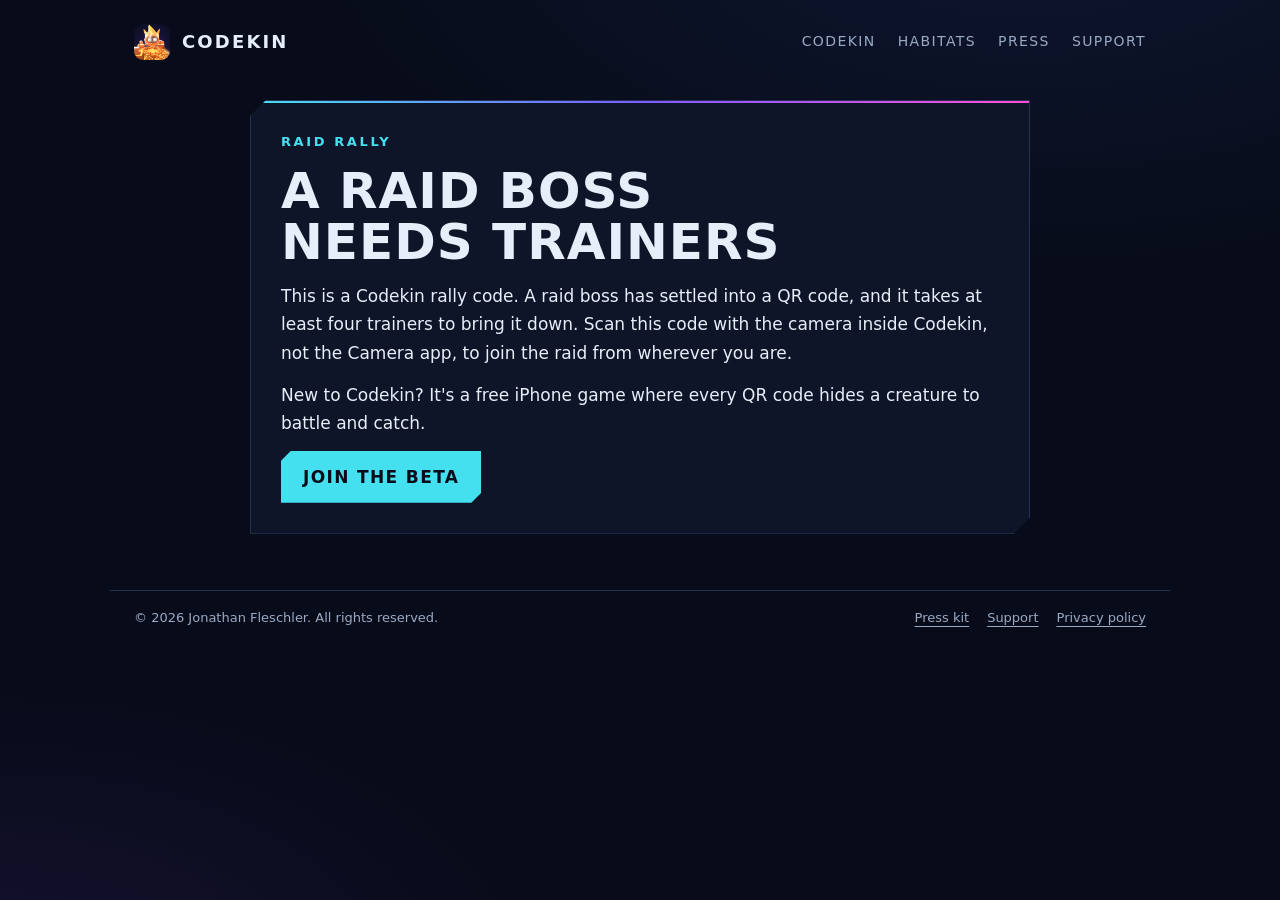
<file: raid/index.html>
<!doctype html>
<html lang="en">
<head>
<meta charset="utf-8">
<meta name="viewport" content="width=device-width, initial-scale=1">
<title>Codekin Raid</title>
<meta name="description" content="A raid boss needs trainers. Scan this code in Codekin to join the raid.">
<meta name="theme-color" content="#080c1a">
<meta name="robots" content="noindex">
<link rel="icon" href="../assets/icon.png">
<link rel="stylesheet" href="../style.css">
</head>
<body>
<nav aria-label="Main navigation">
  <a class="brand" href="../"><img src="../assets/icon.png" alt="" width="36" height="36"><span>Codekin</span></a>
  <div class="links"><a href="../#codekin">Codekin</a><a href="../#habitats">Habitats</a><a href="../press/">Press</a><a href="../support/">Support</a></div>
</nav>
<main>
  <article class="panel document">
    <p class="eyebrow">Raid rally</p>
    <h1>A raid boss needs trainers</h1>
    <p>This is a Codekin rally code. A raid boss has settled into a QR code, and it takes at least four trainers to bring it down. Scan this code with the camera inside Codekin, not the Camera app, to join the raid from wherever you are.</p>
    <p>New to Codekin? It's a free iPhone game where every QR code hides a creature to battle and catch.</p>
    <p><a class="button" href="https://testflight.apple.com/join/FkPMTj8T">Join the beta</a></p>
  </article>
</main>
<footer>
  <span>© 2026 Jonathan Fleschler. All rights reserved.</span>
  <span><a href="../press/">Press kit</a><a href="../support/">Support</a><a href="../privacy/">Privacy policy</a></span>
</footer>
</body>
</html>
</file>
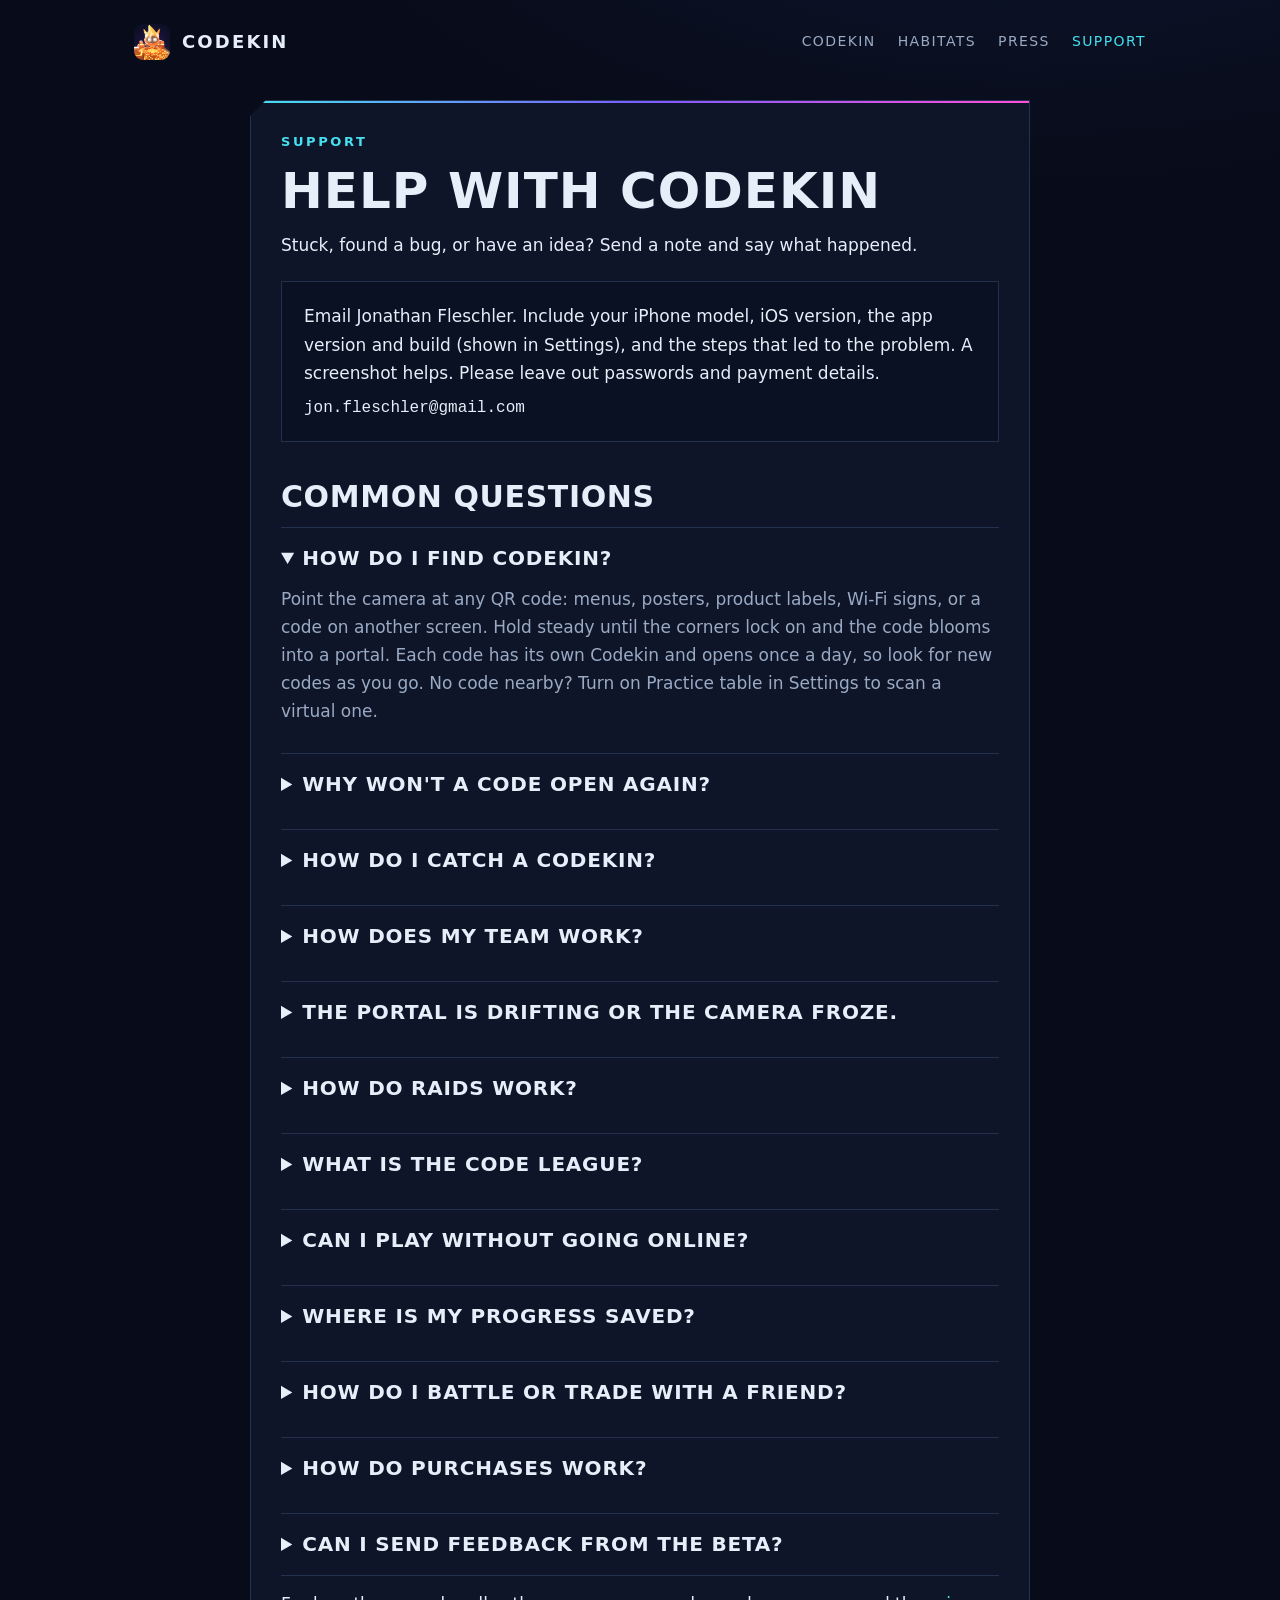
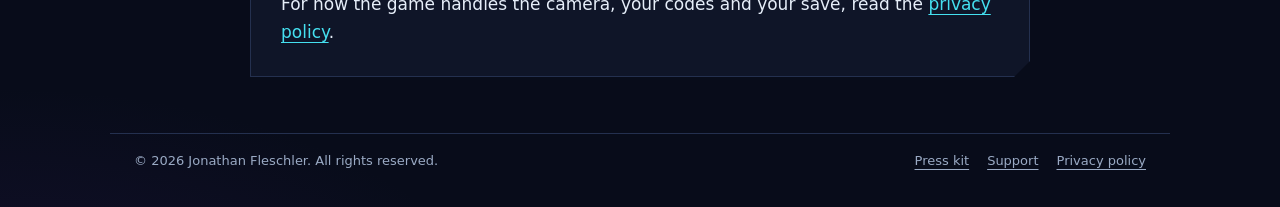
<file: support/index.html>
<!doctype html>
<html lang="en">
<head>
<meta charset="utf-8">
<meta name="viewport" content="width=device-width, initial-scale=1">
<title>Codekin Support</title>
<meta name="description" content="Get help with Codekin: finding and decoding Codekin, your team, saves, playing with a friend, and purchases.">
<meta name="theme-color" content="#080c1a">
<link rel="icon" href="../assets/icon.png">
<link rel="stylesheet" href="../style.css">
</head>
<body>
<nav aria-label="Main navigation">
  <a class="brand" href="../"><img src="../assets/icon.png" alt="" width="36" height="36"><span>Codekin</span></a>
  <div class="links"><a href="../#codekin">Codekin</a><a href="../#habitats">Habitats</a><a href="../press/">Press</a><a href="../support/" aria-current="page">Support</a></div>
</nav>
<main>
  <article class="panel document">
    <p class="eyebrow">Support</p>
    <h1>Help with Codekin</h1>
    <p>Stuck, found a bug, or have an idea? Send a note and say what happened.</p>
    <div class="contact">
      <p>Email Jonathan Fleschler. Include your iPhone model, iOS version, the app version and build (shown in Settings), and the steps that led to the problem. A screenshot helps. Please leave out passwords and payment details.</p>
      <p class="address">jon.fleschler@gmail.com</p>
    </div>

    <h2>Common questions</h2>
    <details open>
      <summary>How do I find Codekin?</summary>
      <p>Point the camera at any QR code: menus, posters, product labels, Wi-Fi signs, or a code on another screen. Hold steady until the corners lock on and the code blooms into a portal. Each code has its own Codekin and opens once a day, so look for new codes as you go. No code nearby? Turn on Practice table in Settings to scan a virtual one.</p>
    </details>
    <details>
      <summary>Why won't a code open again?</summary>
      <p>Each code's portal opens once a day. Scan a spent code and its brackets turn into a red frame with a moon, showing when it opens again. Right after a battle, a code also has to leave the camera before it can open: look away from it, then scan it again.</p>
    </details>
    <details>
      <summary>How do I catch a Codekin?</summary>
      <p>Weaken it in battle first: a healthy Codekin's code fights back hard. Then tap Decode. Its code fragments scatter around you: aim the centre of the screen at each one (or hold a finger on it) until it's read. Read them all before time runs out. The lower its health, the easier the read; sleep, poison and better decoders help too.</p>
    </details>
    <details>
      <summary>How does my team work?</summary>
      <p>Your team holds three Codekin. Extra catches go to your collection, and you can swap Codekin between them any time you're not in a battle. Codekin heal slowly on their own, faster with patches or a healing spring.</p>
    </details>
    <details>
      <summary>The portal is drifting or the camera froze.</summary>
      <p>Give the camera a moment to see the surface around the code, and keep the code well lit and fully in view. If the camera stops updating, switch away from the app and back. Please email us if it keeps happening, and say which phone you have.</p>
    </details>
    <details>
      <summary>How do raids work?</summary>
      <p>From trainer rank 6, with Game Center signed in, a raid boss can turn up in a code instead of its usual Codekin, and stays for two days. Everyone who scans that code fights the same boss, and no one trainer can do more than a quarter of the damage, so it takes at least four. Raids come in one to five stars: more stars mean a stronger, rarer boss (five stars bring a legendary) and bigger rewards. Each attempt uses a raid pass: a free one comes each day, and the Shop sells more. To bring friends in from anywhere, open Online › Raids and tap Rally trainers to show or share the raid's code. When the boss falls, everyone who played a real part gets a chance to catch it.</p>
    </details>
    <details>
      <summary>What is the Code League?</summary>
      <p>Ranked battles against other trainers' teams, from trainer rank 10 with Game Center. Choose up to three Codekin in Online › League; everyone fights at level 50. You get five ranked battles a day, your rating moves with each one, and seasons last four weeks, with a reward for your tier at the end.</p>
    </details>
    <details>
      <summary>Can I play without going online?</summary>
      <p>Yes. Everything except raids, the community challenge and the Code League works offline. Settings › Online switches online play off, and Delete my online data erases what the Codekin server holds about you. See the <a href="../privacy/">privacy policy</a> for what that is.</p>
    </details>
    <details>
      <summary>Where is my progress saved?</summary>
      <p>On your iPhone, and in your own iCloud account if iCloud backup is on in Settings. With backup on, reinstalling the app or moving to a new iPhone signed in to the same Apple Account restores your game.</p>
    </details>
    <details>
      <summary>How do I battle or trade with a friend?</summary>
      <p>Stand next to each other, choose Battle a Friend or Trade with a Friend from the menu, and allow local network access when asked. For a battle, both phones then scan the same code to share one stage; trades happen right in the trade screen.</p>
    </details>
    <details>
      <summary>How do purchases work?</summary>
      <p>Coin packs are processed by Apple and add coins for supplies straight away. Everything in the game can also be earned by playing. For a refund, use <a href="https://reportaproblem.apple.com/">Apple's Report a Problem</a>. In the TestFlight beta, purchases use Apple's test environment and you aren't charged.</p>
    </details>
    <details>
      <summary>Can I send feedback from the beta?</summary>
      <p>Yes, please. Take a screenshot in the app to send feedback through TestFlight, or email the address above.</p>
    </details>
    <p>For how the game handles the camera, your codes and your save, read the <a href="../privacy/">privacy policy</a>.</p>
  </article>
</main>
<footer>
  <span>© 2026 Jonathan Fleschler. All rights reserved.</span>
  <span><a href="../press/">Press kit</a><a href="../support/">Support</a><a href="../privacy/">Privacy policy</a></span>
</footer>
</body>
</html>
</file>
<file: style.css>
/* Codekin site: the game's Glyph look. Navy panels with chamfered corners, cyan edges, condensed caps. */
:root {
  --navy: #080c1a;
  --panel: #0f1528;
  --panel-edge: #24304f;
  --ink: #e6eef9;
  --muted: #9aaac4;
  --cyan: #45e0f0;
  --violet: #7b5cff;
  --magenta: #ff4fd8;
  --display: "SF Pro Display", "Helvetica Neue", "Arial Narrow", system-ui, sans-serif;
  --body: system-ui, -apple-system, "Segoe UI", Roboto, sans-serif;
  --mono: ui-monospace, "SF Mono", Menlo, Consolas, monospace;
  color-scheme: dark;
}
* { box-sizing: border-box; }
body {
  margin: 0;
  color: var(--ink);
  font-family: var(--body);
  font-size: 17px;
  line-height: 1.65;
  background:
    radial-gradient(1200px 600px at 80% -10%, #1b2a5a55, transparent 60%),
    radial-gradient(900px 500px at 0% 110%, #3a1d6a44, transparent 60%),
    var(--navy);
  min-height: 100vh;
}
a { color: var(--cyan); text-underline-offset: 4px; }
a:hover { text-decoration-thickness: 2px; }
a:focus-visible, summary:focus-visible { outline: 2px solid var(--cyan); outline-offset: 4px; }
::selection { background: var(--cyan); color: var(--navy); }

nav, main, footer { max-width: 1060px; margin: 0 auto; padding-inline: 24px; }
nav { display: flex; justify-content: space-between; align-items: center; gap: 20px; padding-block: 24px; }
.brand { display: flex; align-items: center; gap: 12px; color: var(--ink); text-decoration: none; }
.brand img { width: 36px; height: 36px; border-radius: 9px; }
.brand span, .eyebrow, h1, h2, summary, .button {
  font-family: var(--display);
  font-stretch: condensed;
  text-transform: uppercase;
}
.brand span { font-weight: 800; letter-spacing: 0.12em; font-size: 18px; }
nav .links { display: flex; gap: 22px; }
nav .links a { color: var(--muted); text-decoration: none; text-transform: uppercase; letter-spacing: 0.1em; font-size: 14px; }
nav .links a[aria-current="page"], nav .links a:hover { color: var(--cyan); }

main { padding-block: 16px 56px; display: grid; gap: 28px; }
.eyebrow { color: var(--cyan); letter-spacing: 0.2em; font-size: 13px; font-weight: 700; margin: 0; }
h1, h2 { font-weight: 800; line-height: 1.02; letter-spacing: 0.02em; text-wrap: balance; margin: 0; }
h1 { font-size: clamp(38px, 6.4vw, 64px); }
h2 { font-size: clamp(24px, 3.4vw, 30px); }

/* Panels: chamfered top-left and bottom-right, like the in-game cards. */
.panel {
  background: var(--panel);
  border: 1px solid var(--panel-edge);
  clip-path: polygon(16px 0, 100% 0, 100% calc(100% - 16px), calc(100% - 16px) 100%, 0 100%, 0 16px);
  padding: 30px;
  position: relative;
}
.panel::before {
  content: "";
  position: absolute; inset: 0 0 auto 0; height: 2px;
  background: linear-gradient(90deg, var(--cyan), var(--violet), var(--magenta));
}

.hero { display: grid; grid-template-columns: 1.1fr 0.9fr; gap: 36px; align-items: center; padding-block: 12px 8px; }
.hero > div { display: grid; gap: 18px; min-width: 0; }
.hero p.lede { font-size: 19px; color: var(--muted); margin: 0; max-width: 36em; }
.hero img { width: 100%; max-width: 100%; height: auto; display: block; border: 1px solid var(--panel-edge);
  clip-path: polygon(24px 0, 100% 0, 100% calc(100% - 24px), calc(100% - 24px) 100%, 0 100%, 0 24px); }
.badge { justify-self: start; border: 1px solid var(--cyan); color: var(--cyan); padding: 6px 14px; font-size: 13px;
  letter-spacing: 0.08em; text-transform: uppercase; }

.cards { display: grid; grid-template-columns: repeat(3, minmax(0, 1fr)); gap: 20px; }
.cards .panel { display: grid; gap: 10px; align-content: start; }
.cards p { margin: 0; color: var(--muted); }
.finder { width: 28px; height: 28px; border: 4px solid var(--cyan); padding: 4px; }
.finder::after { content: ""; display: block; width: 100%; height: 100%; background: var(--cyan); }

.help { display: flex; justify-content: space-between; align-items: center; gap: 24px; }
.help p { margin: 6px 0 0; color: var(--muted); }
.button { display: inline-block; flex: none; text-decoration: none; color: var(--navy); background: var(--cyan);
  padding: 12px 22px; font-weight: 800; letter-spacing: 0.08em; font-size: 17px;
  clip-path: polygon(10px 0, 100% 0, 100% calc(100% - 10px), calc(100% - 10px) 100%, 0 100%, 0 10px); }
.button:hover { background: #7af0fb; }

.document { max-width: 780px; width: 100%; margin: 0 auto; display: grid; gap: 14px; }
.document h1 { font-size: clamp(36px, 5vw, 50px); }
.document h2 { margin-top: 18px; }
.document p { margin: 0; }
.document .updated { font-family: var(--mono); font-size: 13px; color: var(--muted); }
.document a { overflow-wrap: anywhere; }
.contact { background: #0a1122; border: 1px solid var(--panel-edge); padding: 20px 22px; display: grid; gap: 8px; margin-block: 8px; }
.contact .address { font-family: var(--mono); font-size: 16px; user-select: all; overflow-wrap: anywhere; margin: 0; }
details { border-top: 1px solid var(--panel-edge); padding-block: 14px; }
details:last-of-type { border-bottom: 1px solid var(--panel-edge); }
summary { cursor: pointer; font-weight: 700; font-size: 20px; letter-spacing: 0.04em; }
details p { margin-top: 10px !important; color: var(--muted); }

footer { display: flex; justify-content: space-between; flex-wrap: wrap; gap: 16px; padding-block: 16px 36px;
  font-size: 13px; color: var(--muted); border-top: 1px solid var(--panel-edge); }
footer span { display: flex; gap: 18px; flex-wrap: wrap; }
footer a { color: var(--muted); }

@media (max-width: 760px) {
  .hero { grid-template-columns: 1fr; }
  .cards { grid-template-columns: 1fr; }
  .help { flex-direction: column; align-items: stretch; }
  .panel { padding: 24px; }
  nav .links { gap: 14px; }
}
@media (prefers-reduced-motion: reduce) { * { scroll-behavior: auto; } }

/* Landing page sections. */
.actions { display: flex; align-items: center; gap: 16px; flex-wrap: wrap; }
.actions .badge { justify-self: auto; }
.section { display: grid; gap: 14px; margin-top: 18px; }
.section-lede { color: var(--muted); margin: 0; max-width: 46em; }
h3 { font-family: var(--display); font-stretch: condensed; text-transform: uppercase; font-weight: 800; font-size: 21px;
  letter-spacing: 0.03em; margin: 0; }
.muted { color: var(--muted); }

.events { display: grid; gap: 12px; }
.event-row { display: grid; grid-template-columns: repeat(2, minmax(0, 1fr)); gap: 24px; }
.event { display: grid; gap: 2px; }
.event.live .event-label { color: var(--magenta, #ff4fd8); }
.event-label { color: var(--muted); font-size: 13px; letter-spacing: 0.14em; text-transform: uppercase; }
.event strong { font-family: var(--display); font-stretch: condensed; text-transform: uppercase; font-size: 28px;
  font-weight: 800; line-height: 1.1; color: #ffd15c; }
.event span:last-child { color: var(--muted); font-size: 15px; }

.steps { list-style: none; margin: 0; padding: 0; display: grid; grid-template-columns: repeat(3, minmax(0, 1fr)); gap: 20px; }
.steps .panel { display: grid; gap: 8px; align-content: start; }
.steps p { margin: 0; color: var(--muted); }
.step { font-family: var(--mono); color: var(--cyan); font-size: 15px; border: 1px solid var(--cyan); width: 32px; height: 32px;
  display: grid; place-items: center; }

.chips { display: flex; gap: 6px; flex-wrap: wrap; justify-content: center; }
.chip { --tint: var(--cyan); font-size: 11px; font-weight: 700; letter-spacing: 0.1em; text-transform: uppercase; padding: 2px 7px;
  border: 1px solid var(--tint); color: color-mix(in srgb, var(--tint) 55%, white);
  background: color-mix(in srgb, var(--tint) 18%, transparent); }
.chip.rarity { --tint: #ffd15c; }

.filters { display: flex; flex-wrap: wrap; gap: 8px; }
.filter { --tint: var(--cyan); font: inherit; font-size: 14px; font-weight: 700; letter-spacing: 0.08em; text-transform: uppercase;
  color: var(--ink); background: var(--panel); border: 1px solid var(--panel-edge); padding: 8px 14px; min-height: 44px; cursor: pointer;
  clip-path: polygon(8px 0, 100% 0, 100% calc(100% - 8px), calc(100% - 8px) 100%, 0 100%, 0 8px); }
.filter[aria-pressed="true"] { border-color: var(--tint); background: color-mix(in srgb, var(--tint) 24%, var(--panel)); }
.filter:hover { border-color: var(--tint); }
.filter:focus-visible, .kin:focus-visible { outline: 2px solid var(--cyan); outline-offset: 3px; }

.gallery { list-style: none; margin: 0; padding: 0; display: grid; grid-template-columns: repeat(auto-fill, minmax(150px, 1fr)); gap: 12px; }
.gallery li[hidden] { display: none; }
.kin { width: 100%; display: grid; justify-items: center; gap: 4px; padding: 14px 10px 14px; cursor: pointer; font: inherit; color: var(--ink);
  background: radial-gradient(circle at 50% 38%, #1b2a5a 0, var(--panel) 62%); border: 1px solid var(--panel-edge);
  clip-path: polygon(12px 0, 100% 0, 100% calc(100% - 12px), calc(100% - 12px) 100%, 0 100%, 0 12px);
  transition: border-color 0.15s, transform 0.15s; }
.kin:hover { border-color: var(--cyan); transform: translateY(-2px); }
.kin img { width: 112px; height: 112px; object-fit: contain; }
.kin .number { font-family: var(--mono); font-size: 12px; color: var(--muted); }
.kin .name { font-family: var(--display); font-stretch: condensed; text-transform: uppercase; font-weight: 800; font-size: 17px;
  letter-spacing: 0.04em; line-height: 1.1; }
.secret img, img.secret { filter: brightness(0) drop-shadow(0 0 8px #7b5cffaa); }

.habitats { list-style: none; margin: 0; padding: 0; display: grid; grid-template-columns: repeat(auto-fill, minmax(230px, 1fr)); gap: 12px; }
.habitat { padding: 20px; display: grid; gap: 8px; align-content: start; }
.habitat p { margin: 0; color: var(--muted); font-size: 15px; }
.habitat .chips { justify-content: flex-start; }

.split { display: grid; grid-template-columns: 1fr 0.8fr; gap: 28px; align-items: center; }
.split .panel { display: grid; gap: 12px; }
.split .panel p { margin: 0; color: var(--muted); }
.split img { width: 100%; height: auto; display: block; max-width: 420px; justify-self: center; }

dialog { max-width: min(480px, calc(100vw - 32px)); width: 100%; max-height: calc(100vh - 32px); overflow-y: auto; overscroll-behavior: contain;
  border: 1px solid var(--panel-edge); background: var(--panel); color: var(--ink); padding: 28px; text-align: center;
  clip-path: polygon(16px 0, 100% 0, 100% calc(100% - 16px), calc(100% - 16px) 100%, 0 100%, 0 16px); }
dialog::backdrop { background: #04060dcc; backdrop-filter: blur(4px); }
dialog img { width: 220px; height: 220px; object-fit: contain; display: block; margin: 0 auto 8px; }
dialog h2 { margin: 2px 0 10px; }
dialog p { color: var(--muted); }
dialog .eyebrow { text-transform: uppercase; }
dialog .close { position: absolute; top: 10px; right: 12px; width: 44px; height: 44px; font-size: 26px; line-height: 1; color: var(--muted);
  background: none; border: 0; cursor: pointer; }
dialog .close:hover { color: var(--ink); }
.detail-section { margin-top: 22px; text-align: left; }
.detail-section h3 { font-size: 16px; margin: 0 0 10px; color: var(--muted); }
.detail-section .chips { justify-content: flex-start; }
.chain { display: flex; align-items: center; justify-content: center; gap: 6px; flex-wrap: wrap; }
.chain-kin { display: grid; justify-items: center; gap: 2px; background: none; border: 1px solid transparent; color: var(--ink); padding: 6px; cursor: pointer;
  font: inherit; font-size: 13px; font-weight: 700; }
.chain-kin img { width: 72px; height: 72px; margin: 0; }
.chain-kin.current { border-color: var(--cyan); cursor: default; }
.chain-kin:not(.current):hover { border-color: var(--panel-edge); }
.chain-arrow { color: var(--muted); font-size: 12px; font-weight: 700; white-space: nowrap; }
.learnset { list-style: none; margin: 0; padding: 0; display: grid; gap: 8px; }
.learnset li { display: grid; grid-template-columns: 46px 1fr auto 34px; gap: 10px; align-items: center; padding-bottom: 8px;
  border-bottom: 1px solid #ffffff12; }
.learnset .lv { color: var(--cyan); font-size: 12px; font-weight: 800; }
.learnset .move { display: grid; gap: 1px; }
.learnset .move small { color: var(--muted); font-size: 12px; }
.learnset .power { text-align: right; font-weight: 800; font-variant-numeric: tabular-nums; }

@media (max-width: 760px) {
  .steps, .event-row, .split { grid-template-columns: 1fr; }
  .gallery { grid-template-columns: repeat(auto-fill, minmax(120px, 1fr)); }
  .kin img { width: 88px; height: 88px; }
  nav { flex-wrap: wrap; }
}
@media (prefers-reduced-motion: reduce) { .kin { transition: none; } .kin:hover { transform: none; } }

/* Press kit. */
.document .lede { font-size: 19px; color: var(--muted); }
.facts { display: grid; grid-template-columns: max-content 1fr; gap: 8px 22px; margin: 0; }
.facts dt { font-family: var(--display); font-stretch: condensed; text-transform: uppercase; font-weight: 800; letter-spacing: 0.06em; color: var(--cyan); }
.facts dd { margin: 0; }
.features { margin: 0; padding-left: 20px; display: grid; gap: 6px; }
.press-art { display: flex; flex-wrap: wrap; gap: 18px; align-items: flex-end; }
.press-art a, .press-renders a { display: grid; gap: 6px; justify-items: center; color: var(--muted); text-decoration: none; font-size: 13px; }
.press-art a:hover, .press-renders a:hover { color: var(--cyan); }
.press-art img { height: 160px; width: auto; border: 1px solid var(--panel-edge); }
.press-renders { list-style: none; margin: 0; padding: 0; display: grid; grid-template-columns: repeat(auto-fill, minmax(110px, 1fr)); gap: 12px; }
.press-renders img { width: 96px; height: 96px; object-fit: contain; background: radial-gradient(circle, #1b2a5a, transparent 70%); }
.small { font-size: 13px; }
@media (max-width: 760px) { .facts { grid-template-columns: 1fr; gap: 2px; } .facts dd { margin-bottom: 10px; } }
</file>
